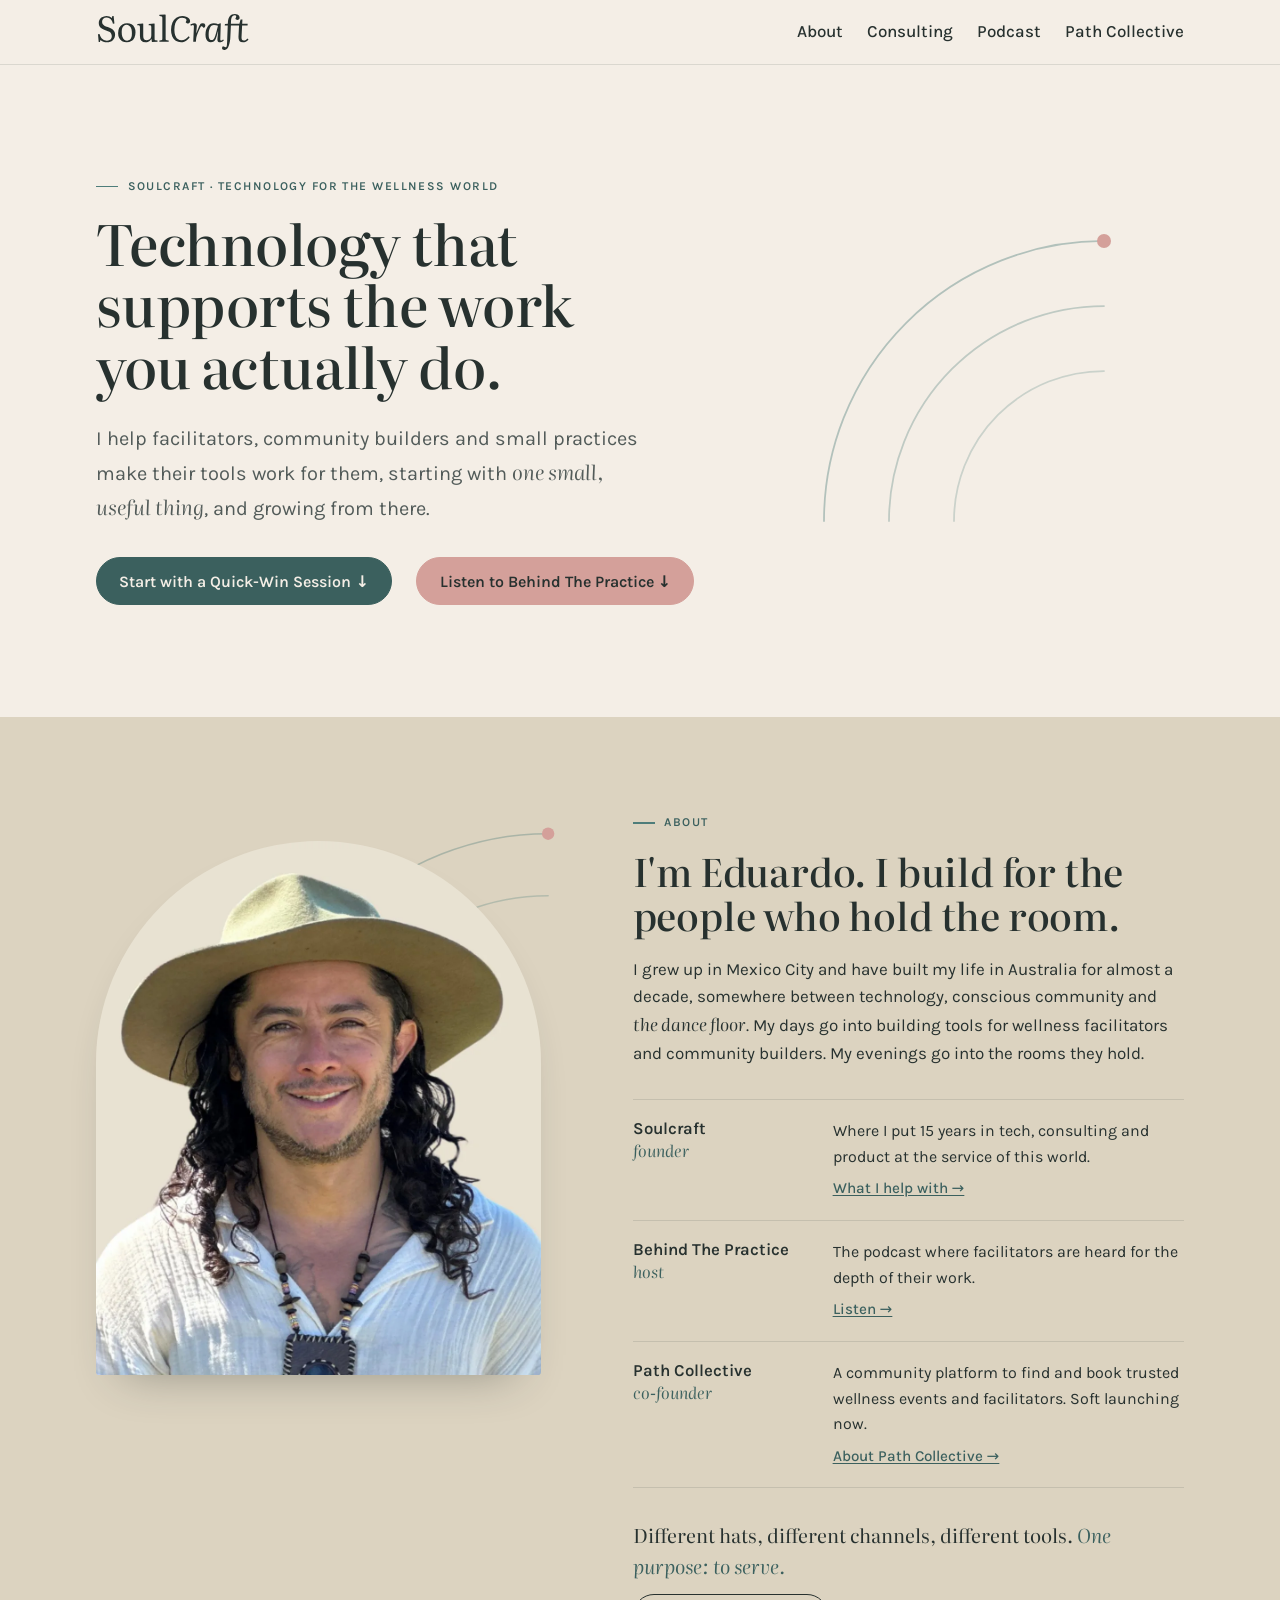
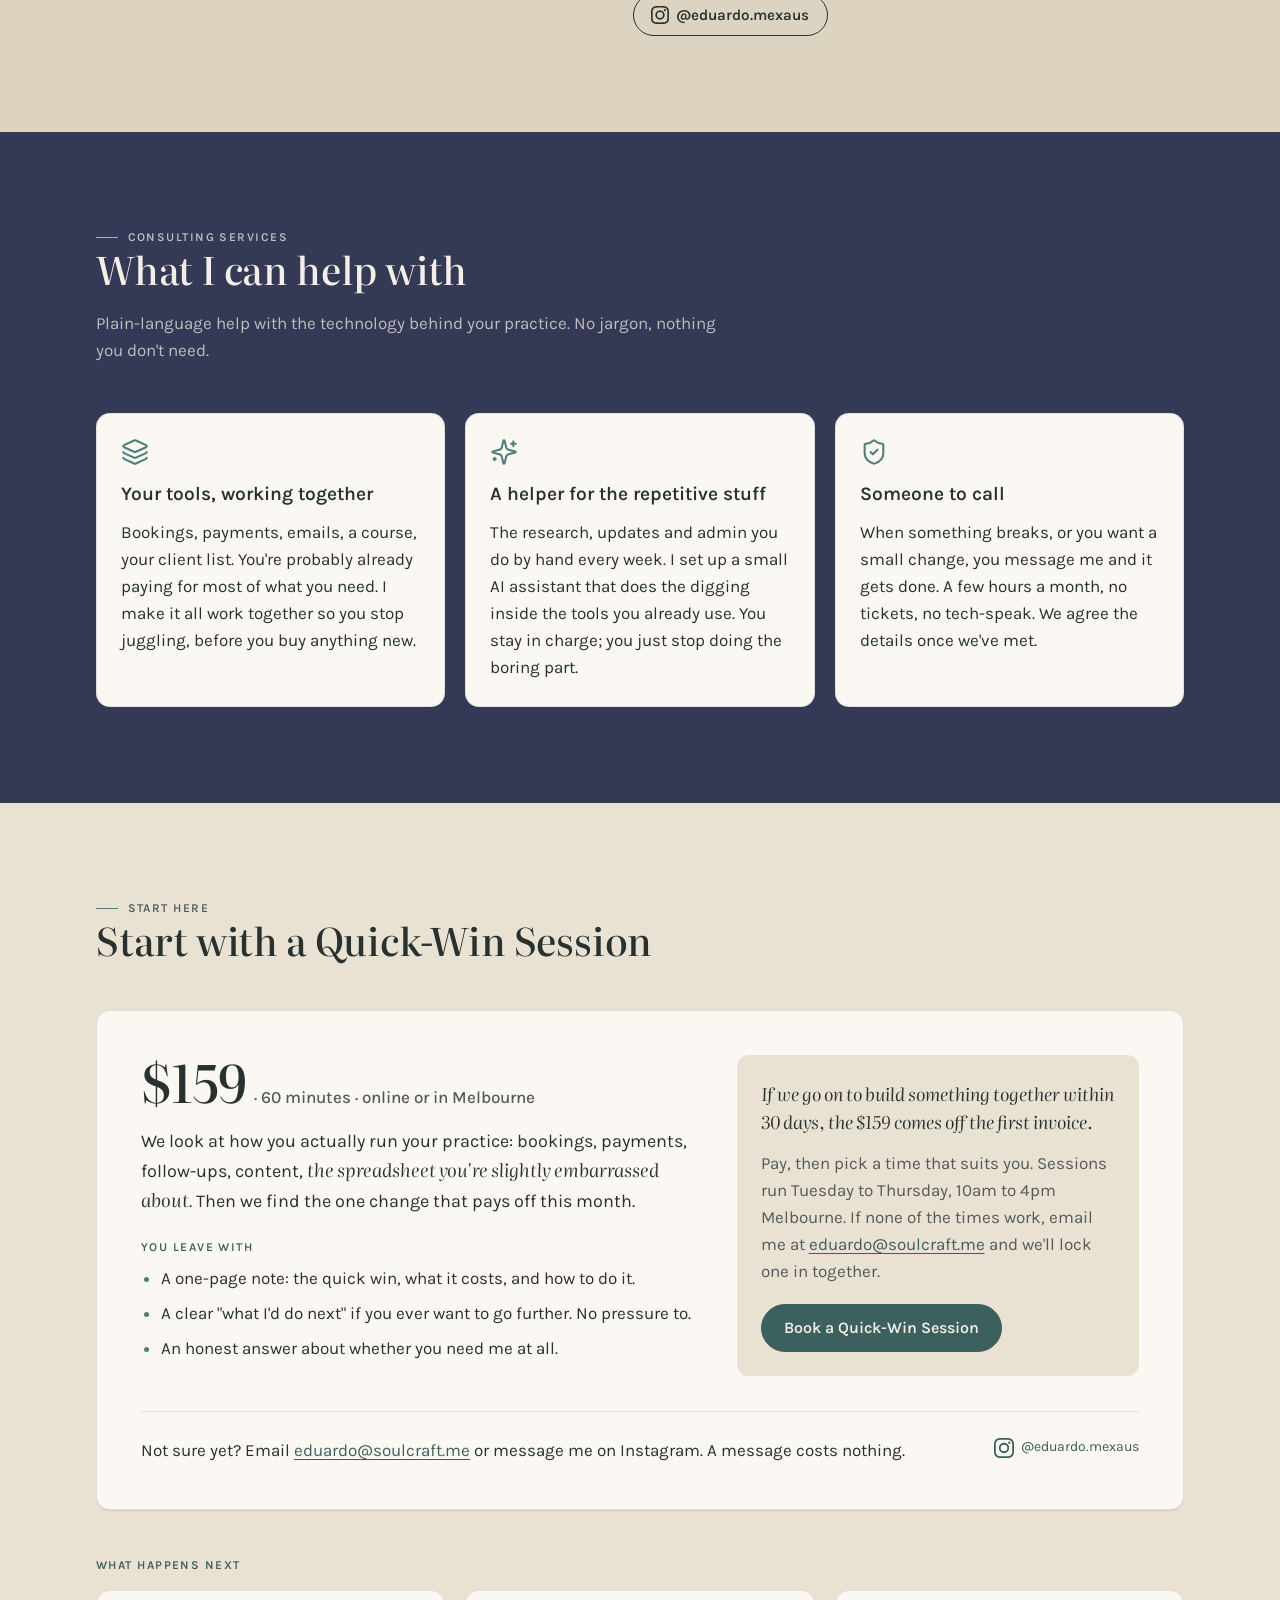
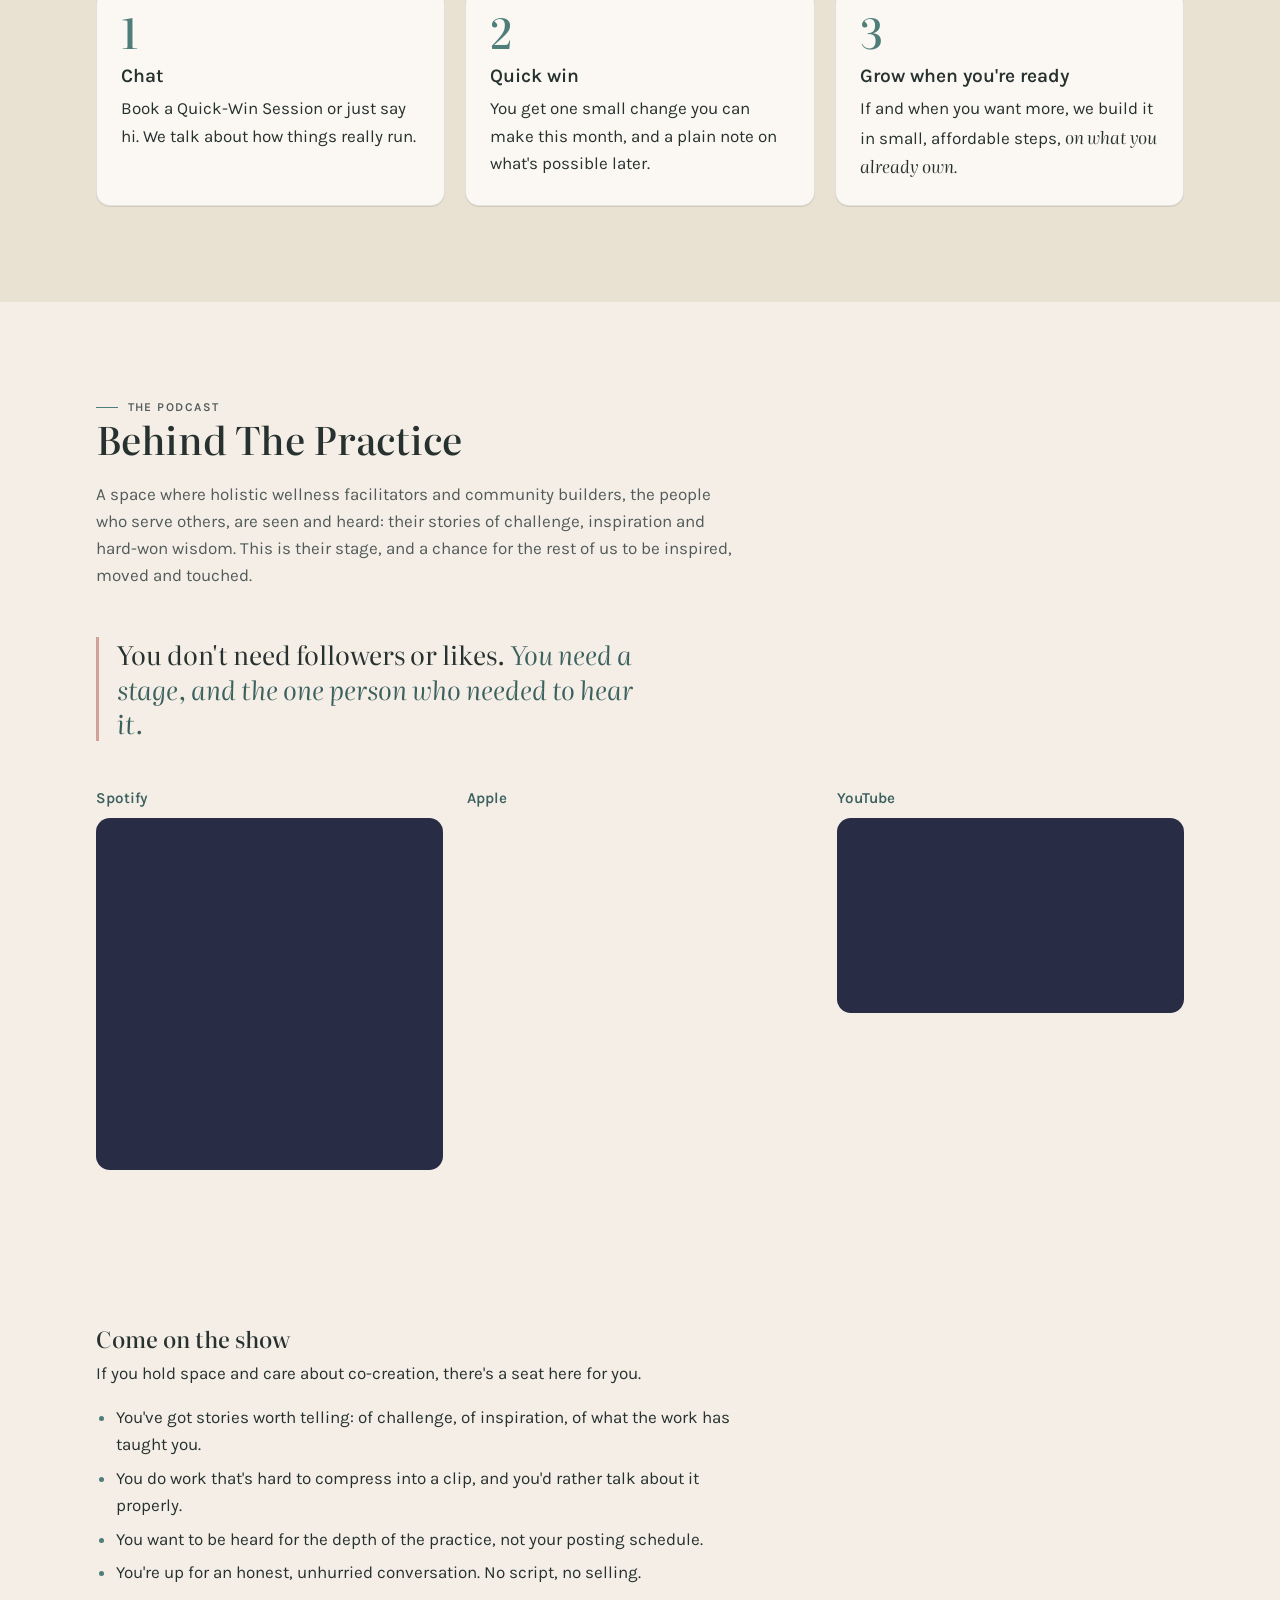
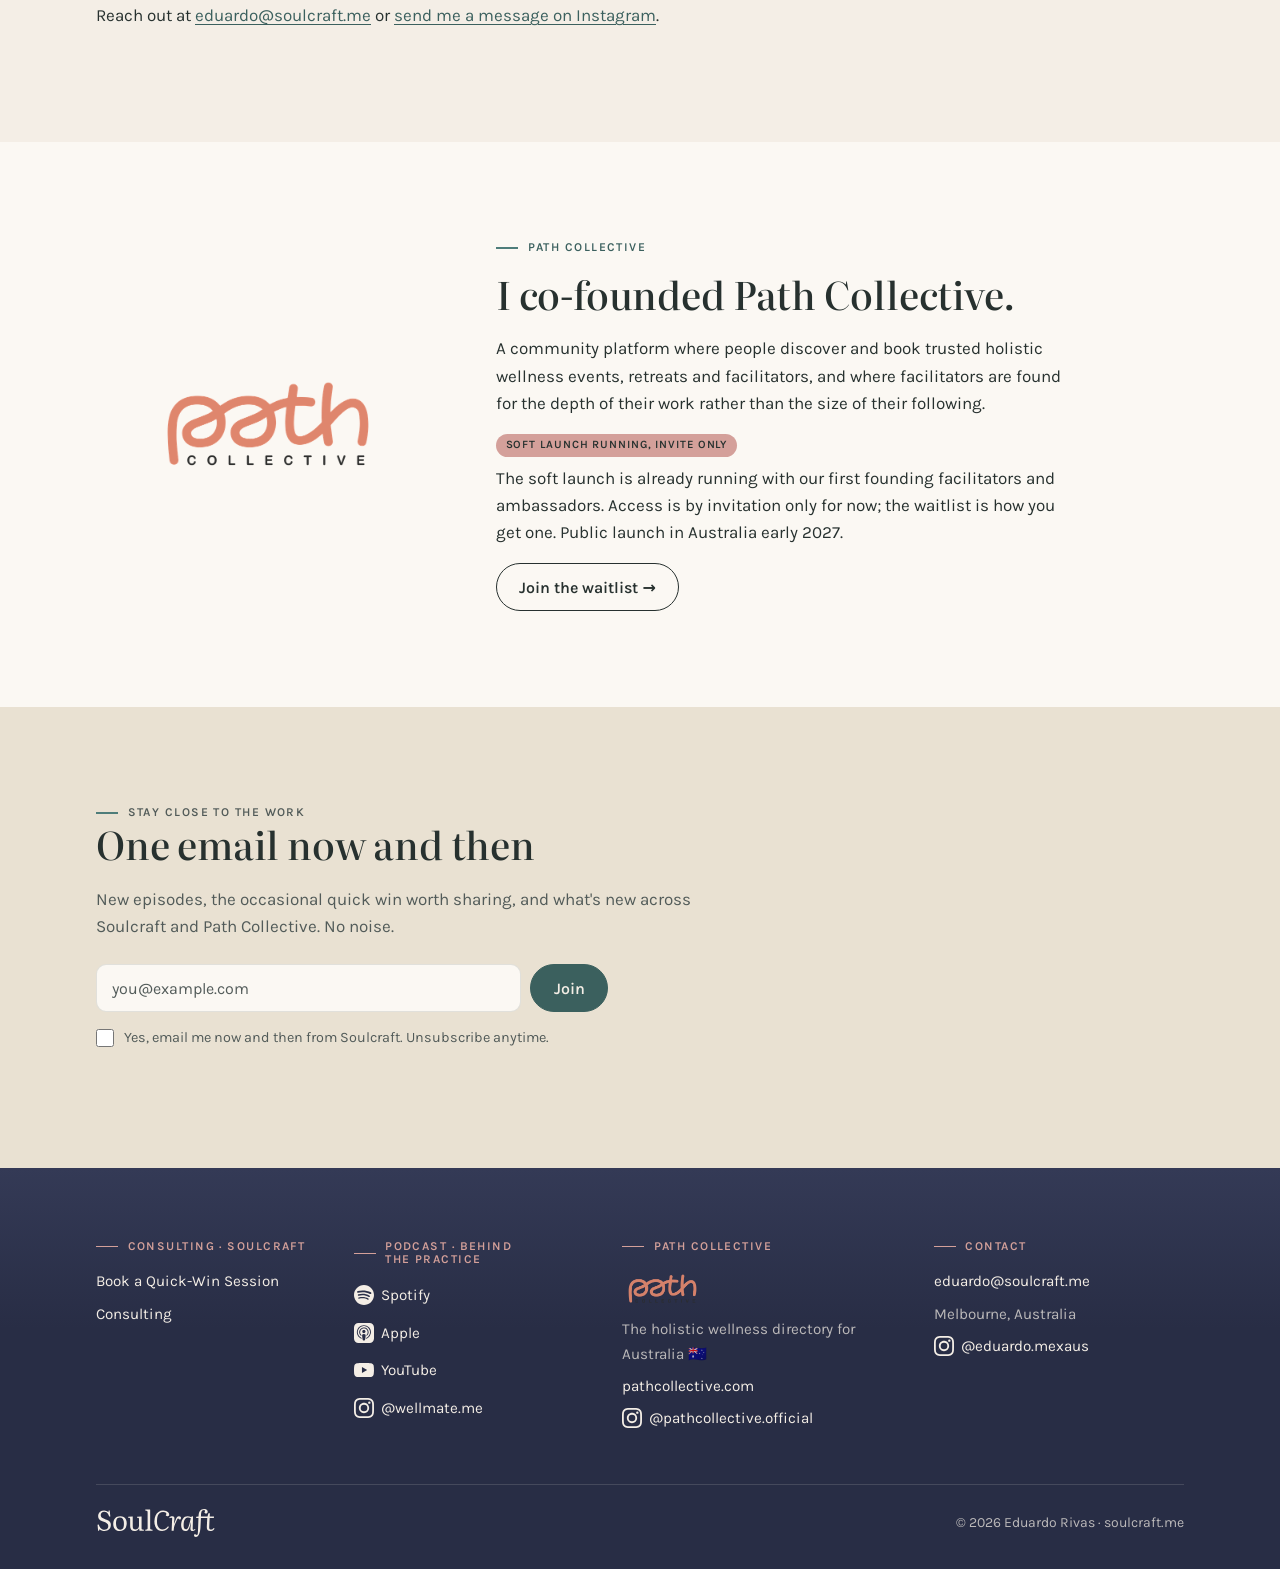
<file: index.html>
<!DOCTYPE html>
<html lang="en-AU">
<head>
<meta charset="utf-8">
<meta name="viewport" content="width=device-width, initial-scale=1">
<title>Soulcraft · Technology that supports the work you actually do</title>
<meta name="description" content="Soulcraft is Eduardo Rivas's tech and AI practice for wellness facilitators, community builders and small practices. Start with a $159 Quick-Win Session.">
<link rel="canonical" href="https://www.soulcraft.me/">
<meta name="theme-color" content="#F4EEE6">
<meta property="og:type" content="website">
<meta property="og:site_name" content="soulcraft.me">
<meta property="og:url" content="https://www.soulcraft.me/">
<meta property="og:title" content="Soulcraft · Technology that supports the work you actually do">
<meta property="og:description" content="Soulcraft is Eduardo Rivas's tech and AI practice for wellness facilitators, community builders and small practices. Start with a $159 Quick-Win Session.">
<meta property="og:image" content="https://www.soulcraft.me/assets/og.png">
<meta property="og:image:width" content="1200">
<meta property="og:image:height" content="630">
<meta property="og:image:alt" content="Soulcraft: technology that supports the work you actually do.">
<meta property="og:locale" content="en_AU">
<meta name="twitter:card" content="summary_large_image">
<meta name="twitter:title" content="Soulcraft · Technology that supports the work you actually do">
<meta name="twitter:description" content="Soulcraft is Eduardo Rivas's tech and AI practice for wellness facilitators, community builders and small practices. Start with a $159 Quick-Win Session.">
<meta name="twitter:image" content="https://www.soulcraft.me/assets/og.png">
<link rel="icon" href="assets/favicon.svg" type="image/svg+xml">
<link rel="apple-touch-icon" href="assets/apple-touch-icon.png">
<link rel="preconnect" href="https://fonts.googleapis.com">
<link rel="preconnect" href="https://fonts.gstatic.com" crossorigin>
<link rel="preload" as="style" href="https://fonts.googleapis.com/css2?family=Karla:wght@400;500;600&family=Literata:ital,opsz,wght@0,7..72,400;0,7..72,500;1,7..72,400;1,7..72,500&display=swap">
<link rel="stylesheet" href="https://fonts.googleapis.com/css2?family=Karla:wght@400;500;600&family=Literata:ital,opsz,wght@0,7..72,400;0,7..72,500;1,7..72,400;1,7..72,500&display=swap" media="print" onload="this.media='all'">
<noscript><link rel="stylesheet" href="https://fonts.googleapis.com/css2?family=Karla:wght@400;500;600&family=Literata:ital,opsz,wght@0,7..72,400;0,7..72,500;1,7..72,400;1,7..72,500&display=swap"></noscript>
<link rel="stylesheet" href="styles.css">
<script type="application/ld+json">
{
  "@context": "https://schema.org",
  "@type": "ProfessionalService",
  "name": "Soulcraft",
  "url": "https://www.soulcraft.me/",
  "description": "Soulcraft is Eduardo Rivas's tech and AI practice for wellness facilitators, community builders and small practices.",
  "founder": { "@type": "Person", "name": "Eduardo Rivas" },
  "areaServed": { "@type": "Country", "name": "AU" },
  "address": { "@type": "PostalAddress", "addressLocality": "Melbourne", "addressCountry": "AU" },
  "email": "eduardo@soulcraft.me",
  "sameAs": [
    "https://www.instagram.com/eduardo.mexaus",
    "https://pathcollective.com/"
  ],
  "makesOffer": {
    "@type": "Offer",
    "name": "Quick-Win Session",
    "description": "60 minutes, online or in Melbourne.",
    "price": "159",
    "priceCurrency": "AUD",
    "url": "https://www.soulcraft.me/#quick-win"
  }
}
</script>
<script type="application/ld+json">
{
  "@context": "https://schema.org",
  "@type": "PodcastSeries",
  "name": "Behind The Practice",
  "alternateName": "Behind the Practice Podcast",
  "url": "https://www.soulcraft.me/#podcast",
  "description": "A podcast where wellness facilitators are heard for the depth of their work, not the volume of their posting. Hosted by Eduardo Rivas in Melbourne.",
  "inLanguage": "en",
  "webFeed": "https://anchor.fm/s/10b846e74/podcast/rss",
  "author": { "@type": "Person", "name": "Eduardo Rivas" },
  "publisher": { "@type": "Organization", "name": "Soulcraft", "url": "https://www.soulcraft.me/" },
  "sameAs": [
    "https://open.spotify.com/show/4nzfV4zJIldxqvWLu4bc5Y",
    "https://podcasts.apple.com/us/podcast/behind-the-practice-wellmate-me-podcast/id1862325391",
    "https://www.youtube.com/@Wellmate-me",
    "https://www.instagram.com/wellmate.me"
  ],
  "hasPart": [
    {
      "@type": "PodcastEpisode",
      "name": "Building Belonging from Within: Caro Romero on Healing Far From Home",
      "datePublished": "2026-01-08",
      "timeRequired": "PT11M12S",
      "url": "https://podcasters.spotify.com/pod/show/eduardo-rivas04/episodes/Building-Belonging-from-Within--Caro-Romero-on-Healing-Far-From-Home-e3dbkau",
      "associatedMedia": { "@type": "MediaObject", "contentUrl": "https://anchor.fm/s/10b846e74/podcast/rss" }
    },
    {
      "@type": "PodcastEpisode",
      "name": "Coming Home to the Body: Kristy Maree on Healing, Safety & Self-Trust",
      "datePublished": "2025-12-18",
      "timeRequired": "PT19M55S",
      "url": "https://podcasters.spotify.com/pod/show/eduardo-rivas04/episodes/Coming-Home-to-the-Body--Kristy-Maree-on-Healing--Safety--Self-Trust-e3cgq94",
      "associatedMedia": { "@type": "MediaObject", "contentUrl": "https://anchor.fm/s/10b846e74/podcast/rss" }
    }
  ]
}
</script>
</head>
<body>

<header class="site-nav">
  <div class="wrap">
    <a class="brand" href="#top"><img src="assets/logo.svg" alt="Soulcraft" width="153" height="36"></a>
    <button class="nav-toggle" type="button" aria-expanded="false" aria-controls="nav-menu">
      <svg class="ico-menu" viewBox="0 0 24 24" fill="none" stroke="currentColor" stroke-width="1.75" stroke-linecap="round" stroke-linejoin="round" aria-hidden="true"><path d="M4 7h16M4 12h16M4 17h16"/></svg>
      <svg class="ico-close" viewBox="0 0 24 24" fill="none" stroke="currentColor" stroke-width="1.75" stroke-linecap="round" stroke-linejoin="round" aria-hidden="true"><path d="M6 6l12 12M18 6L6 18"/></svg>
      <span>Menu</span>
    </button>
    <nav class="nav-menu" id="nav-menu" aria-label="Main">
      <ul>
        <li><a href="#about">About</a></li>
        <li><a href="#services">Consulting</a></li>
        <li><a href="#podcast">Podcast</a></li>
        <li><a href="#path">Path Collective</a></li>
      </ul>
    </nav>
  </div>
</header>

<main>

  <section class="section section--bone hero" id="top">
    <div class="wrap hero__grid">
      <div class="hero__text">
        <p class="eyebrow">Soulcraft · Technology for the wellness world</p>
        <h1>Technology that supports the work you actually do.</h1>
        <p class="hero__sub">I help facilitators, community builders and small practices make their tools work for them, starting with <em>one small, useful thing</em>, and growing from there.</p>
        <div class="hero__actions">
          <a class="btn btn--primary" href="#quick-win">Start with a Quick-Win Session ↓</a>
          <a class="btn btn--rose" href="#podcast">Listen to Behind The Practice ↓</a>
        </div>
      </div>
      <div class="hero__art" aria-hidden="true">
        <svg class="arcs" viewBox="0 0 420 420" fill="none" stroke="#4E7D7A" stroke-width="1.75" stroke-linecap="round">
          <path d="M60 340 A 280 280 0 0 1 340 60" opacity=".4"/>
          <path d="M125 340 A 215 215 0 0 1 340 125" opacity=".32"/>
          <path d="M190 340 A 150 150 0 0 1 340 190" opacity=".25"/>
          <circle cx="340" cy="60" r="7" fill="#D4A09A" stroke="none"/>
        </svg>
      </div>
    </div>
  </section>






  <section class="section section--pebble" id="about" aria-labelledby="about-h">
    <div class="wrap">
      <div class="about">
        <div class="about__media">
          <div class="portrait">
            <svg class="portrait__arcs" viewBox="0 0 320 320" fill="none" stroke="#4E7D7A" stroke-width="1.5" stroke-linecap="round" aria-hidden="true"><path d="M20 300 A 280 280 0 0 1 300 20" opacity=".35"/><path d="M80 300 A 220 220 0 0 1 300 80" opacity=".28"/><circle cx="300" cy="20" r="6" fill="#D4A09A" stroke="none"/></svg>
            <picture>
              <source srcset="assets/portrait.webp" type="image/webp">
              <img src="assets/portrait.jpg" alt="Eduardo Rivas, in a wide-brimmed hat, smiling" width="600" height="720" loading="lazy" decoding="async">
            </picture>
          </div>
        </div>
        <div class="about__text">
          <p class="eyebrow">About</p>
          <h2 id="about-h">I'm Eduardo. I build for the people who hold the room.</h2>
          <p class="about__p1">I grew up in Mexico City and have built my life in Australia for almost a decade, somewhere between technology, conscious community and <em>the dance floor</em>. My days go into building tools for wellness facilitators and community builders. My evenings go into the rooms they hold.</p>
          <ul class="hats">
            <li class="hat">
              <div class="hat__who"><h3>Soulcraft</h3><p class="hat__role">founder</p></div>
              <div class="hat__what"><p>Where I put 15 years in tech, consulting and product at the service of this world.</p><a class="hat__link" href="#services">What I help with →</a></div>
            </li>
            <li class="hat">
              <div class="hat__who"><h3>Behind The Practice</h3><p class="hat__role">host</p></div>
              <div class="hat__what"><p>The podcast where facilitators are heard for the depth of their work.</p><a class="hat__link" href="#podcast">Listen →</a></div>
            </li>
            <li class="hat">
              <div class="hat__who"><h3>Path Collective</h3><p class="hat__role">co-founder</p></div>
              <div class="hat__what"><p>A community platform to find and book trusted wellness events and facilitators. Soft launching now.</p><a class="hat__link" href="#path">About Path Collective →</a></div>
            </li>
          </ul>
          <div class="about__close">
            <p>Different hats, different channels, different tools. <em>One purpose: to serve.</em></p>
            <a class="btn btn--secondary iconlink" href="https://www.instagram.com/eduardo.mexaus" target="_blank" rel="noopener"><svg class="ico ico--brand" viewBox="0 0 24 24" aria-hidden="true"><path d="M7.0301.084c-1.2768.0602-2.1487.264-2.911.5634-.7888.3075-1.4575.72-2.1228 1.3877-.6652.6677-1.075 1.3368-1.3802 2.127-.2954.7638-.4956 1.6365-.552 2.914-.0564 1.2775-.0689 1.6882-.0626 4.947.0062 3.2586.0206 3.6671.0825 4.9473.061 1.2765.264 2.1482.5635 2.9107.308.7889.72 1.4573 1.388 2.1228.6679.6655 1.3365 1.0743 2.1285 1.38.7632.295 1.6361.4961 2.9134.552 1.2773.056 1.6884.069 4.9462.0627 3.2578-.0062 3.668-.0207 4.9478-.0814 1.28-.0607 2.147-.2652 2.9098-.5633.7889-.3086 1.4578-.72 2.1228-1.3881.665-.6682 1.0745-1.3378 1.3795-2.1284.2957-.7632.4966-1.636.552-2.9124.056-1.2809.0692-1.6898.063-4.948-.0063-3.2583-.021-3.6668-.0817-4.9465-.0607-1.2797-.264-2.1487-.5633-2.9117-.3084-.7889-.72-1.4568-1.3876-2.1228C21.2982 1.33 20.628.9208 19.8378.6165 19.074.321 18.2017.1197 16.9244.0645 15.6471.0093 15.236-.005 11.977.0014 8.718.0076 8.31.0215 7.0301.0839m.1402 21.6932c-1.17-.0509-1.8053-.2453-2.2287-.408-.5606-.216-.96-.4771-1.3819-.895-.422-.4178-.6811-.8186-.9-1.378-.1644-.4234-.3624-1.058-.4171-2.228-.0595-1.2645-.072-1.6442-.079-4.848-.007-3.2037.0053-3.583.0607-4.848.05-1.169.2456-1.805.408-2.2282.216-.5613.4762-.96.895-1.3816.4188-.4217.8184-.6814 1.3783-.9003.423-.1651 1.0575-.3614 2.227-.4171 1.2655-.06 1.6447-.072 4.848-.079 3.2033-.007 3.5835.005 4.8495.0608 1.169.0508 1.8053.2445 2.228.408.5608.216.96.4754 1.3816.895.4217.4194.6816.8176.9005 1.3787.1653.4217.3617 1.056.4169 2.2263.0602 1.2655.0739 1.645.0796 4.848.0058 3.203-.0055 3.5834-.061 4.848-.051 1.17-.245 1.8055-.408 2.2294-.216.5604-.4763.96-.8954 1.3814-.419.4215-.8181.6811-1.3783.9-.4224.1649-1.0577.3617-2.2262.4174-1.2656.0595-1.6448.072-4.8493.079-3.2045.007-3.5825-.006-4.848-.0608M16.953 5.5864A1.44 1.44 0 1 0 18.39 4.144a1.44 1.44 0 0 0-1.437 1.4424M5.8385 12.012c.0067 3.4032 2.7706 6.1557 6.173 6.1493 3.4026-.0065 6.157-2.7701 6.1506-6.1733-.0065-3.4032-2.771-6.1565-6.174-6.1498-3.403.0067-6.156 2.771-6.1496 6.1738M8 12.0077a4 4 0 1 1 4.008 3.9921A3.9996 3.9996 0 0 1 8 12.0077"/></svg><span>@eduardo.mexaus</span></a>
          </div>
        </div>
      </div>
    </div>
  </section>

  <section class="section section--night" id="services" aria-labelledby="services-h">
    <div class="wrap">
      <div class="section-head">
        <p class="eyebrow">Consulting services</p>
        <h2 id="services-h">What I can help with</h2>
        <p>Plain-language help with the technology behind your practice. No jargon, nothing you don't need.</p>
      </div>
      <div class="grid grid--3 services">
        <article class="card service">
          <svg class="ico service__ico" viewBox="0 0 24 24" aria-hidden="true"><path d="m12.83 2.18a2 2 0 0 0-1.66 0L2.6 6.08a1 1 0 0 0 0 1.83l8.58 3.91a2 2 0 0 0 1.66 0l8.58-3.9a1 1 0 0 0 0-1.83z"/><path d="M2 12a1 1 0 0 0 .58.91l8.6 3.91a2 2 0 0 0 1.65 0l8.58-3.9A1 1 0 0 0 22 12"/><path d="M2 17a1 1 0 0 0 .58.91l8.6 3.91a2 2 0 0 0 1.65 0l8.58-3.9A1 1 0 0 0 22 17"/></svg>
          <h3>Your tools, working together</h3>
          <p>Bookings, payments, emails, a course, your client list. You're probably already paying for most of what you need. I make it all work together so you stop juggling, before you buy anything new.</p>
        </article>
        <article class="card service">
          <svg class="ico service__ico" viewBox="0 0 24 24" aria-hidden="true"><path d="M9.937 15.5A2 2 0 0 0 8.5 14.063l-6.135-1.582a.5.5 0 0 1 0-.962L8.5 9.936A2 2 0 0 0 9.937 8.5l1.582-6.135a.5.5 0 0 1 .963 0L14.063 8.5A2 2 0 0 0 15.5 9.937l6.135 1.581a.5.5 0 0 1 0 .964L15.5 14.063a2 2 0 0 0-1.437 1.437l-1.582 6.135a.5.5 0 0 1-.963 0z"/><path d="M20 3v4M22 5h-4M4 17v2M5 18H3"/></svg>
          <h3>A helper for the repetitive stuff</h3>
          <p>The research, updates and admin you do by hand every week. I set up a small AI assistant that does the digging inside the tools you already use. You stay in charge; you just stop doing the boring part.</p>
        </article>
        <article class="card service">
          <svg class="ico service__ico" viewBox="0 0 24 24" aria-hidden="true"><path d="M20 13c0 5-3.5 7.5-7.66 8.95a1 1 0 0 1-.67-.01C7.5 20.5 4 18 4 13V6a1 1 0 0 1 1-1c2 0 4.5-1.2 6.24-2.72a1.17 1.17 0 0 1 1.52 0C14.51 3.81 17 5 19 5a1 1 0 0 1 1 1z"/><path d="m9 12 2 2 4-4"/></svg>
          <h3>Someone to call</h3>
          <p>When something breaks, or you want a small change, you message me and it gets done. A few hours a month, no tickets, no tech-speak. We agree the details once we've met.</p>
        </article>
      </div>
    </div>
  </section>


  <section class="section section--sand" id="quick-win" aria-labelledby="qw-h">
    <div class="wrap">
      <div class="section-head">
        <p class="eyebrow">Start here</p>
        <h2 id="qw-h">Start with a Quick-Win Session</h2>
      </div>
      <div class="card qw">
        <div class="qw__main">
          <p class="qw__price"><strong class="qw__amount">$159</strong> <span class="qw__meta">· 60 minutes · online or in Melbourne</span></p>
          <p class="qw__intro">We look at how you actually run your practice: bookings, payments, follow-ups, content, <em>the spreadsheet you're slightly embarrassed about</em>. Then we find the one change that pays off this month.</p>
          <h3 class="qw__label">You leave with</h3>
          <ul class="qw__list">
            <li>A one-page note: the quick win, what it costs, and how to do it.</li>
            <li>A clear "what I'd do next" if you ever want to go further. No pressure to.</li>
            <li>An honest answer about whether you need me at all.</li>
          </ul>
        </div>
        <div class="qw__side">
          <p class="qw__credit">If we go on to build something together within 30 days, the $159 comes off the first invoice.</p>
          <p class="qw__flow muted">Pay, then pick a time that suits you. Sessions run Tuesday to Thursday, 10am to 4pm Melbourne. If none of the times work, email me at <a href="mailto:eduardo@soulcraft.me?subject=Quick-Win%20Session%20time">eduardo@soulcraft.me</a> and we'll lock one in together.</p>
          <a class="btn btn--primary js-book" href="#quick-win">Book a Quick-Win Session</a>
        </div>
        <div class="qw__foot">
          <p class="qw__hi">Not sure yet? Email <a class="js-sayhi" href="mailto:eduardo@soulcraft.me?subject=Say%20hi">eduardo@soulcraft.me</a> or message me on Instagram. A message costs nothing.</p>
          <p class="qw__ig small"><a class="iconlink" href="https://www.instagram.com/eduardo.mexaus" target="_blank" rel="noopener"><svg class="ico ico--brand" viewBox="0 0 24 24" aria-hidden="true"><path d="M7.0301.084c-1.2768.0602-2.1487.264-2.911.5634-.7888.3075-1.4575.72-2.1228 1.3877-.6652.6677-1.075 1.3368-1.3802 2.127-.2954.7638-.4956 1.6365-.552 2.914-.0564 1.2775-.0689 1.6882-.0626 4.947.0062 3.2586.0206 3.6671.0825 4.9473.061 1.2765.264 2.1482.5635 2.9107.308.7889.72 1.4573 1.388 2.1228.6679.6655 1.3365 1.0743 2.1285 1.38.7632.295 1.6361.4961 2.9134.552 1.2773.056 1.6884.069 4.9462.0627 3.2578-.0062 3.668-.0207 4.9478-.0814 1.28-.0607 2.147-.2652 2.9098-.5633.7889-.3086 1.4578-.72 2.1228-1.3881.665-.6682 1.0745-1.3378 1.3795-2.1284.2957-.7632.4966-1.636.552-2.9124.056-1.2809.0692-1.6898.063-4.948-.0063-3.2583-.021-3.6668-.0817-4.9465-.0607-1.2797-.264-2.1487-.5633-2.9117-.3084-.7889-.72-1.4568-1.3876-2.1228C21.2982 1.33 20.628.9208 19.8378.6165 19.074.321 18.2017.1197 16.9244.0645 15.6471.0093 15.236-.005 11.977.0014 8.718.0076 8.31.0215 7.0301.0839m.1402 21.6932c-1.17-.0509-1.8053-.2453-2.2287-.408-.5606-.216-.96-.4771-1.3819-.895-.422-.4178-.6811-.8186-.9-1.378-.1644-.4234-.3624-1.058-.4171-2.228-.0595-1.2645-.072-1.6442-.079-4.848-.007-3.2037.0053-3.583.0607-4.848.05-1.169.2456-1.805.408-2.2282.216-.5613.4762-.96.895-1.3816.4188-.4217.8184-.6814 1.3783-.9003.423-.1651 1.0575-.3614 2.227-.4171 1.2655-.06 1.6447-.072 4.848-.079 3.2033-.007 3.5835.005 4.8495.0608 1.169.0508 1.8053.2445 2.228.408.5608.216.96.4754 1.3816.895.4217.4194.6816.8176.9005 1.3787.1653.4217.3617 1.056.4169 2.2263.0602 1.2655.0739 1.645.0796 4.848.0058 3.203-.0055 3.5834-.061 4.848-.051 1.17-.245 1.8055-.408 2.2294-.216.5604-.4763.96-.8954 1.3814-.419.4215-.8181.6811-1.3783.9-.4224.1649-1.0577.3617-2.2262.4174-1.2656.0595-1.6448.072-4.8493.079-3.2045.007-3.5825-.006-4.848-.0608M16.953 5.5864A1.44 1.44 0 1 0 18.39 4.144a1.44 1.44 0 0 0-1.437 1.4424M5.8385 12.012c.0067 3.4032 2.7706 6.1557 6.173 6.1493 3.4026-.0065 6.157-2.7701 6.1506-6.1733-.0065-3.4032-2.771-6.1565-6.174-6.1498-3.403.0067-6.156 2.771-6.1496 6.1738M8 12.0077a4 4 0 1 1 4.008 3.9921A3.9996 3.9996 0 0 1 8 12.0077"/></svg><span>@eduardo.mexaus</span></a></p>
        </div>
      </div>
      <div class="next">
        <h3 class="qw__label next__label">What happens next</h3>
        <ol class="grid grid--3 steps">
        <li class="card step">
          <h3>Chat</h3>
          <p>Book a Quick-Win Session or just say hi. We talk about how things really run.</p>
        </li>
        <li class="card step">
          <h3>Quick win</h3>
          <p>You get one small change you can make this month, and a plain note on what's possible later.</p>
        </li>
        <li class="card step">
          <h3>Grow when you're ready</h3>
          <p>If and when you want more, we build it in small, affordable steps, <em>on what you already own</em>.</p>
        </li>
      </ol>
      </div>
    </div>
  </section>


  <section class="section section--bone" id="podcast" aria-labelledby="podcast-h">
    <div class="wrap">
      <div class="section-head">
        <p class="eyebrow">The podcast</p>
        <h2 id="podcast-h">Behind The Practice</h2>
        <p>A space where holistic wellness facilitators and community builders, the people who serve others, are seen and heard: their stories of challenge, inspiration and hard-won wisdom. This is their stage, and a chance for the rest of us to be inspired, moved and touched.</p>
      </div>
      <blockquote class="quote">You don't need followers or likes. <em>You need a stage, and the one person who needed to hear it.</em></blockquote>
      <div class="grid grid--3 players">
        <div class="player">
          <h3 class="player__label">Spotify</h3>
          <!-- [html-validate-disable-next no-inline-style, attribute-allowed-values, no-deprecated-attr: iframe attributes kept exactly as the podcast platforms issue them] -->
          <iframe style="border-radius:14px" data-src="https://open.spotify.com/embed/show/4nzfV4zJIldxqvWLu4bc5Y?utm_source=generator&theme=0" width="100%" height="352" frameborder="0" allowfullscreen allow="autoplay; clipboard-write; encrypted-media; fullscreen; picture-in-picture" loading="lazy" title="Behind The Practice on Spotify"></iframe>
        </div>
        <div class="player">
          <h3 class="player__label">Apple</h3>
          <!-- [html-validate-disable-next no-inline-style, no-deprecated-attr: iframe attributes kept exactly as the podcast platforms issue them] -->
          <iframe allow="autoplay *; encrypted-media *; fullscreen *; clipboard-write" frameborder="0" height="450" style="width:100%;overflow:hidden;border-radius:14px;background:transparent" sandbox="allow-forms allow-popups allow-same-origin allow-scripts allow-storage-access-by-user-activation allow-top-navigation-by-user-activation" data-src="https://embed.podcasts.apple.com/us/podcast/behind-the-practice-wellmate-me-podcast/id1862325391" loading="lazy" title="Behind The Practice on Apple Podcasts"></iframe>
        </div>
        <div class="player">
          <h3 class="player__label">YouTube</h3>
          <iframe class="yt" data-src="https://www.youtube-nocookie.com/embed/videoseries?list=UU_Y3te_NvFduqjiNLQIG8vA" allow="accelerometer; autoplay; clipboard-write; encrypted-media; gyroscope; picture-in-picture" allowfullscreen loading="lazy" title="Behind The Practice on YouTube"></iframe>
        </div>
      </div>
      <div class="guest">
        <h3>Come on the show</h3>
        <p>If you hold space and care about co-creation, there's a seat here for you.</p>
        <ul>
          <li>You've got stories worth telling: of challenge, of inspiration, of what the work has taught you.</li>
          <li>You do work that's hard to compress into a clip, and you'd rather talk about it properly.</li>
          <li>You want to be heard for the depth of the practice, not your posting schedule.</li>
          <li>You're up for an honest, unhurried conversation. No script, no selling.</li>
        </ul>
        <p>Reach out at <a href="mailto:eduardo@soulcraft.me?subject=Behind%20The%20Practice">eduardo@soulcraft.me</a> or <a href="https://www.instagram.com/eduardo.mexaus" target="_blank" rel="noopener">send me a message on Instagram</a>.</p>
      </div>
    </div>
  </section>


  <section class="section section--white" id="path" aria-labelledby="path-h">
    <div class="wrap">
      <div class="path">
        <div class="path__logo">
          <img src="assets/path-collective-logo.png" alt="Path Collective" width="240" height="118" loading="lazy" decoding="async">
        </div>
        <div class="path__text">
          <p class="eyebrow">Path Collective</p>
          <h2 id="path-h">I co-founded Path Collective.</h2>
          <p>A community platform where people discover and book trusted holistic wellness events, retreats and facilitators, and where facilitators are found for the depth of their work rather than the size of their following.</p>
          <p class="path__phase"><span class="badge">Soft launch running, invite only</span> The soft launch is already running with our first founding facilitators and ambassadors. Access is by invitation only for now; the waitlist is how you get one. Public launch in Australia early 2027.</p>
          <a class="btn btn--secondary" href="https://pathcollective.com/" target="_blank" rel="noopener">Join the waitlist →</a>
        </div>
      </div>
    </div>
  </section>

  <section class="section section--sand" id="join" aria-labelledby="join-h">
    <div class="wrap">
      <div class="join">
        <div class="section-head">
          <p class="eyebrow">Stay close to the work</p>
          <h2 id="join-h">One email now and then</h2>
          <p>New episodes, the occasional quick win worth sharing, and what's new across Soulcraft and Path Collective. No noise.</p>
        </div>
        <form class="field js-signup" id="sc-signup" data-source="join" action="https://www.soulcraft.me/" method="post" novalidate>
          <label class="visually-hidden" for="sc-signup-email">Email</label>
          <input id="sc-signup-email" type="email" name="email" placeholder="you@example.com" autocomplete="email" inputmode="email" required>
          <button class="btn btn--primary" type="submit">Join</button>
          <label class="consent"><input type="checkbox" name="consent" value="yes" required> <span>Yes, email me now and then from Soulcraft. Unsubscribe anytime.</span></label>
        </form>
        <p class="form-msg" id="sc-signup-msg" aria-live="polite"></p>
      </div>
    </div>
  </section>

</main>

<footer class="site-footer">
  <div class="wrap">
    <div class="footer__grid">
      <nav class="footer__col" aria-labelledby="f-soulcraft">
        <h2 class="eyebrow" id="f-soulcraft">Consulting · Soulcraft</h2>
        <ul>
          <li><a href="#quick-win">Book a Quick-Win Session</a></li>
          <li><a href="#services">Consulting</a></li>
        </ul>
      </nav>
      <nav class="footer__col" aria-labelledby="f-podcast">
        <h2 class="eyebrow" id="f-podcast">Podcast · Behind The Practice</h2>
        <ul>
          <li><a class="iconlink" href="https://open.spotify.com/show/4nzfV4zJIldxqvWLu4bc5Y" target="_blank" rel="noopener"><svg class="ico ico--brand" viewBox="0 0 24 24" aria-hidden="true"><path d="M12 0C5.4 0 0 5.4 0 12s5.4 12 12 12 12-5.4 12-12S18.66 0 12 0zm5.521 17.34c-.24.359-.66.48-1.021.24-2.82-1.74-6.36-2.101-10.561-1.141-.418.122-.779-.179-.899-.539-.12-.421.18-.78.54-.9 4.56-1.021 8.52-.6 11.64 1.32.42.18.479.659.301 1.02zm1.44-3.3c-.301.42-.841.6-1.262.3-3.239-1.98-8.159-2.58-11.939-1.38-.479.12-1.02-.12-1.14-.6-.12-.48.12-1.021.6-1.141C9.6 9.9 15 10.561 18.72 12.84c.361.181.54.78.241 1.2zm.12-3.36C15.24 8.4 8.82 8.16 5.16 9.301c-.6.179-1.2-.181-1.38-.721-.18-.601.18-1.2.72-1.381 4.26-1.26 11.28-1.02 15.721 1.621.539.3.719 1.02.419 1.56-.299.421-1.02.599-1.559.3z"/></svg><span>Spotify</span></a></li>
          <li><a class="iconlink" href="https://podcasts.apple.com/us/podcast/behind-the-practice-wellmate-me-podcast/id1862325391" target="_blank" rel="noopener"><svg class="ico ico--brand" viewBox="0 0 24 24" aria-hidden="true"><path d="M5.34 0A5.328 5.328 0 000 5.34v13.32A5.328 5.328 0 005.34 24h13.32A5.328 5.328 0 0024 18.66V5.34A5.328 5.328 0 0018.66 0zm6.525 2.568c2.336 0 4.448.902 6.056 2.587 1.224 1.272 1.912 2.619 2.264 4.392.12.59.12 2.2.007 2.864a8.506 8.506 0 01-3.24 5.296c-.608.46-2.096 1.261-2.336 1.261-.088 0-.096-.091-.056-.46.072-.592.144-.715.48-.856.536-.224 1.448-.874 2.008-1.435a7.644 7.644 0 002.008-3.536c.208-.824.184-2.656-.048-3.504-.728-2.696-2.928-4.792-5.624-5.352-.784-.16-2.208-.16-3 0-2.728.56-4.984 2.76-5.672 5.528-.184.752-.184 2.584 0 3.336.456 1.832 1.64 3.512 3.192 4.512.304.2.672.408.824.472.336.144.408.264.472.856.04.36.03.464-.056.464-.056 0-.464-.176-.896-.384l-.04-.03c-2.472-1.216-4.056-3.274-4.632-6.012-.144-.706-.168-2.392-.03-3.04.36-1.74 1.048-3.1 2.192-4.304 1.648-1.737 3.768-2.656 6.128-2.656zm.134 2.81c.409.004.803.04 1.106.106 2.784.62 4.76 3.408 4.376 6.174-.152 1.114-.536 2.03-1.216 2.88-.336.43-1.152 1.15-1.296 1.15-.023 0-.048-.272-.048-.603v-.605l.416-.496c1.568-1.878 1.456-4.502-.256-6.224-.664-.67-1.432-1.064-2.424-1.246-.64-.118-.776-.118-1.448-.008-1.02.167-1.81.562-2.512 1.256-1.72 1.704-1.832 4.342-.264 6.222l.413.496v.608c0 .336-.027.608-.06.608-.03 0-.264-.16-.512-.36l-.034-.011c-.832-.664-1.568-1.842-1.872-2.997-.184-.698-.184-2.024.008-2.72.504-1.878 1.888-3.335 3.808-4.019.41-.145 1.133-.22 1.814-.211zm-.13 2.99c.31 0 .62.06.844.178.488.253.888.745 1.04 1.259.464 1.578-1.208 2.96-2.72 2.254h-.015c-.712-.331-1.096-.956-1.104-1.77 0-.733.408-1.371 1.112-1.745.224-.117.534-.176.844-.176zm-.011 4.728c.988-.004 1.706.349 1.97.97.198.464.124 1.932-.218 4.302-.232 1.656-.36 2.074-.68 2.356-.44.39-1.064.498-1.656.288h-.003c-.716-.257-.87-.605-1.164-2.644-.341-2.37-.416-3.838-.218-4.302.262-.616.974-.966 1.97-.97z"/></svg><span>Apple</span></a></li>
          <li><a class="iconlink" href="https://www.youtube.com/@Wellmate-me" target="_blank" rel="noopener"><svg class="ico ico--brand" viewBox="0 0 24 24" aria-hidden="true"><path d="M23.498 6.186a3.016 3.016 0 0 0-2.122-2.136C19.505 3.545 12 3.545 12 3.545s-7.505 0-9.377.505A3.017 3.017 0 0 0 .502 6.186C0 8.07 0 12 0 12s0 3.93.502 5.814a3.016 3.016 0 0 0 2.122 2.136c1.871.505 9.376.505 9.376.505s7.505 0 9.377-.505a3.015 3.015 0 0 0 2.122-2.136C24 15.93 24 12 24 12s0-3.93-.502-5.814zM9.545 15.568V8.432L15.818 12l-6.273 3.568z"/></svg><span>YouTube</span></a></li>
          <li><a class="iconlink" href="https://www.instagram.com/wellmate.me" target="_blank" rel="noopener"><svg class="ico ico--brand" viewBox="0 0 24 24" aria-hidden="true"><path d="M7.0301.084c-1.2768.0602-2.1487.264-2.911.5634-.7888.3075-1.4575.72-2.1228 1.3877-.6652.6677-1.075 1.3368-1.3802 2.127-.2954.7638-.4956 1.6365-.552 2.914-.0564 1.2775-.0689 1.6882-.0626 4.947.0062 3.2586.0206 3.6671.0825 4.9473.061 1.2765.264 2.1482.5635 2.9107.308.7889.72 1.4573 1.388 2.1228.6679.6655 1.3365 1.0743 2.1285 1.38.7632.295 1.6361.4961 2.9134.552 1.2773.056 1.6884.069 4.9462.0627 3.2578-.0062 3.668-.0207 4.9478-.0814 1.28-.0607 2.147-.2652 2.9098-.5633.7889-.3086 1.4578-.72 2.1228-1.3881.665-.6682 1.0745-1.3378 1.3795-2.1284.2957-.7632.4966-1.636.552-2.9124.056-1.2809.0692-1.6898.063-4.948-.0063-3.2583-.021-3.6668-.0817-4.9465-.0607-1.2797-.264-2.1487-.5633-2.9117-.3084-.7889-.72-1.4568-1.3876-2.1228C21.2982 1.33 20.628.9208 19.8378.6165 19.074.321 18.2017.1197 16.9244.0645 15.6471.0093 15.236-.005 11.977.0014 8.718.0076 8.31.0215 7.0301.0839m.1402 21.6932c-1.17-.0509-1.8053-.2453-2.2287-.408-.5606-.216-.96-.4771-1.3819-.895-.422-.4178-.6811-.8186-.9-1.378-.1644-.4234-.3624-1.058-.4171-2.228-.0595-1.2645-.072-1.6442-.079-4.848-.007-3.2037.0053-3.583.0607-4.848.05-1.169.2456-1.805.408-2.2282.216-.5613.4762-.96.895-1.3816.4188-.4217.8184-.6814 1.3783-.9003.423-.1651 1.0575-.3614 2.227-.4171 1.2655-.06 1.6447-.072 4.848-.079 3.2033-.007 3.5835.005 4.8495.0608 1.169.0508 1.8053.2445 2.228.408.5608.216.96.4754 1.3816.895.4217.4194.6816.8176.9005 1.3787.1653.4217.3617 1.056.4169 2.2263.0602 1.2655.0739 1.645.0796 4.848.0058 3.203-.0055 3.5834-.061 4.848-.051 1.17-.245 1.8055-.408 2.2294-.216.5604-.4763.96-.8954 1.3814-.419.4215-.8181.6811-1.3783.9-.4224.1649-1.0577.3617-2.2262.4174-1.2656.0595-1.6448.072-4.8493.079-3.2045.007-3.5825-.006-4.848-.0608M16.953 5.5864A1.44 1.44 0 1 0 18.39 4.144a1.44 1.44 0 0 0-1.437 1.4424M5.8385 12.012c.0067 3.4032 2.7706 6.1557 6.173 6.1493 3.4026-.0065 6.157-2.7701 6.1506-6.1733-.0065-3.4032-2.771-6.1565-6.174-6.1498-3.403.0067-6.156 2.771-6.1496 6.1738M8 12.0077a4 4 0 1 1 4.008 3.9921A3.9996 3.9996 0 0 1 8 12.0077"/></svg><span>@wellmate.me</span></a></li>
        </ul>
      </nav>
      <nav class="footer__col" aria-labelledby="f-path">
        <h2 class="eyebrow" id="f-path">Path Collective</h2>
        <ul>
          <li><a class="footer__logo" href="https://pathcollective.com/" target="_blank" rel="noopener"><img src="assets/path-collective-logo.png" alt="Path Collective" width="120" height="59" loading="lazy" decoding="async"></a></li>
          <li class="muted">The holistic wellness directory for Australia <span aria-hidden="true">🇦🇺</span></li>
          <li><a href="https://pathcollective.com/" target="_blank" rel="noopener">pathcollective.com</a></li>
          <li><a class="iconlink" href="https://www.instagram.com/pathcollective.official" target="_blank" rel="noopener"><svg class="ico ico--brand" viewBox="0 0 24 24" aria-hidden="true"><path d="M7.0301.084c-1.2768.0602-2.1487.264-2.911.5634-.7888.3075-1.4575.72-2.1228 1.3877-.6652.6677-1.075 1.3368-1.3802 2.127-.2954.7638-.4956 1.6365-.552 2.914-.0564 1.2775-.0689 1.6882-.0626 4.947.0062 3.2586.0206 3.6671.0825 4.9473.061 1.2765.264 2.1482.5635 2.9107.308.7889.72 1.4573 1.388 2.1228.6679.6655 1.3365 1.0743 2.1285 1.38.7632.295 1.6361.4961 2.9134.552 1.2773.056 1.6884.069 4.9462.0627 3.2578-.0062 3.668-.0207 4.9478-.0814 1.28-.0607 2.147-.2652 2.9098-.5633.7889-.3086 1.4578-.72 2.1228-1.3881.665-.6682 1.0745-1.3378 1.3795-2.1284.2957-.7632.4966-1.636.552-2.9124.056-1.2809.0692-1.6898.063-4.948-.0063-3.2583-.021-3.6668-.0817-4.9465-.0607-1.2797-.264-2.1487-.5633-2.9117-.3084-.7889-.72-1.4568-1.3876-2.1228C21.2982 1.33 20.628.9208 19.8378.6165 19.074.321 18.2017.1197 16.9244.0645 15.6471.0093 15.236-.005 11.977.0014 8.718.0076 8.31.0215 7.0301.0839m.1402 21.6932c-1.17-.0509-1.8053-.2453-2.2287-.408-.5606-.216-.96-.4771-1.3819-.895-.422-.4178-.6811-.8186-.9-1.378-.1644-.4234-.3624-1.058-.4171-2.228-.0595-1.2645-.072-1.6442-.079-4.848-.007-3.2037.0053-3.583.0607-4.848.05-1.169.2456-1.805.408-2.2282.216-.5613.4762-.96.895-1.3816.4188-.4217.8184-.6814 1.3783-.9003.423-.1651 1.0575-.3614 2.227-.4171 1.2655-.06 1.6447-.072 4.848-.079 3.2033-.007 3.5835.005 4.8495.0608 1.169.0508 1.8053.2445 2.228.408.5608.216.96.4754 1.3816.895.4217.4194.6816.8176.9005 1.3787.1653.4217.3617 1.056.4169 2.2263.0602 1.2655.0739 1.645.0796 4.848.0058 3.203-.0055 3.5834-.061 4.848-.051 1.17-.245 1.8055-.408 2.2294-.216.5604-.4763.96-.8954 1.3814-.419.4215-.8181.6811-1.3783.9-.4224.1649-1.0577.3617-2.2262.4174-1.2656.0595-1.6448.072-4.8493.079-3.2045.007-3.5825-.006-4.848-.0608M16.953 5.5864A1.44 1.44 0 1 0 18.39 4.144a1.44 1.44 0 0 0-1.437 1.4424M5.8385 12.012c.0067 3.4032 2.7706 6.1557 6.173 6.1493 3.4026-.0065 6.157-2.7701 6.1506-6.1733-.0065-3.4032-2.771-6.1565-6.174-6.1498-3.403.0067-6.156 2.771-6.1496 6.1738M8 12.0077a4 4 0 1 1 4.008 3.9921A3.9996 3.9996 0 0 1 8 12.0077"/></svg><span>@pathcollective.official</span></a></li>
        </ul>
      </nav>
      <div class="footer__col">
        <h2 class="eyebrow" id="f-contact">Contact</h2>
        <ul aria-labelledby="f-contact">
          <li><a href="mailto:eduardo@soulcraft.me">eduardo@soulcraft.me</a></li>
          <li class="muted">Melbourne, Australia</li>
          <li><a class="iconlink" href="https://www.instagram.com/eduardo.mexaus" target="_blank" rel="noopener"><svg class="ico ico--brand" viewBox="0 0 24 24" aria-hidden="true"><path d="M7.0301.084c-1.2768.0602-2.1487.264-2.911.5634-.7888.3075-1.4575.72-2.1228 1.3877-.6652.6677-1.075 1.3368-1.3802 2.127-.2954.7638-.4956 1.6365-.552 2.914-.0564 1.2775-.0689 1.6882-.0626 4.947.0062 3.2586.0206 3.6671.0825 4.9473.061 1.2765.264 2.1482.5635 2.9107.308.7889.72 1.4573 1.388 2.1228.6679.6655 1.3365 1.0743 2.1285 1.38.7632.295 1.6361.4961 2.9134.552 1.2773.056 1.6884.069 4.9462.0627 3.2578-.0062 3.668-.0207 4.9478-.0814 1.28-.0607 2.147-.2652 2.9098-.5633.7889-.3086 1.4578-.72 2.1228-1.3881.665-.6682 1.0745-1.3378 1.3795-2.1284.2957-.7632.4966-1.636.552-2.9124.056-1.2809.0692-1.6898.063-4.948-.0063-3.2583-.021-3.6668-.0817-4.9465-.0607-1.2797-.264-2.1487-.5633-2.9117-.3084-.7889-.72-1.4568-1.3876-2.1228C21.2982 1.33 20.628.9208 19.8378.6165 19.074.321 18.2017.1197 16.9244.0645 15.6471.0093 15.236-.005 11.977.0014 8.718.0076 8.31.0215 7.0301.0839m.1402 21.6932c-1.17-.0509-1.8053-.2453-2.2287-.408-.5606-.216-.96-.4771-1.3819-.895-.422-.4178-.6811-.8186-.9-1.378-.1644-.4234-.3624-1.058-.4171-2.228-.0595-1.2645-.072-1.6442-.079-4.848-.007-3.2037.0053-3.583.0607-4.848.05-1.169.2456-1.805.408-2.2282.216-.5613.4762-.96.895-1.3816.4188-.4217.8184-.6814 1.3783-.9003.423-.1651 1.0575-.3614 2.227-.4171 1.2655-.06 1.6447-.072 4.848-.079 3.2033-.007 3.5835.005 4.8495.0608 1.169.0508 1.8053.2445 2.228.408.5608.216.96.4754 1.3816.895.4217.4194.6816.8176.9005 1.3787.1653.4217.3617 1.056.4169 2.2263.0602 1.2655.0739 1.645.0796 4.848.0058 3.203-.0055 3.5834-.061 4.848-.051 1.17-.245 1.8055-.408 2.2294-.216.5604-.4763.96-.8954 1.3814-.419.4215-.8181.6811-1.3783.9-.4224.1649-1.0577.3617-2.2262.4174-1.2656.0595-1.6448.072-4.8493.079-3.2045.007-3.5825-.006-4.848-.0608M16.953 5.5864A1.44 1.44 0 1 0 18.39 4.144a1.44 1.44 0 0 0-1.437 1.4424M5.8385 12.012c.0067 3.4032 2.7706 6.1557 6.173 6.1493 3.4026-.0065 6.157-2.7701 6.1506-6.1733-.0065-3.4032-2.771-6.1565-6.174-6.1498-3.403.0067-6.156 2.771-6.1496 6.1738M8 12.0077a4 4 0 1 1 4.008 3.9921A3.9996 3.9996 0 0 1 8 12.0077"/></svg><span>@eduardo.mexaus</span></a></li>
        </ul>
      </div>
    </div>
    <div class="footer__legal">
      <a class="footer__brand" href="#top"><img src="assets/logo-on-dark.svg" alt="Soulcraft" width="119" height="28" loading="lazy"></a>
      <p class="small muted">© 2026 Eduardo Rivas · soulcraft.me</p>
    </div>
  </div>
</footer>

<script src="main.js"></script>
</body>
</html>
</file>
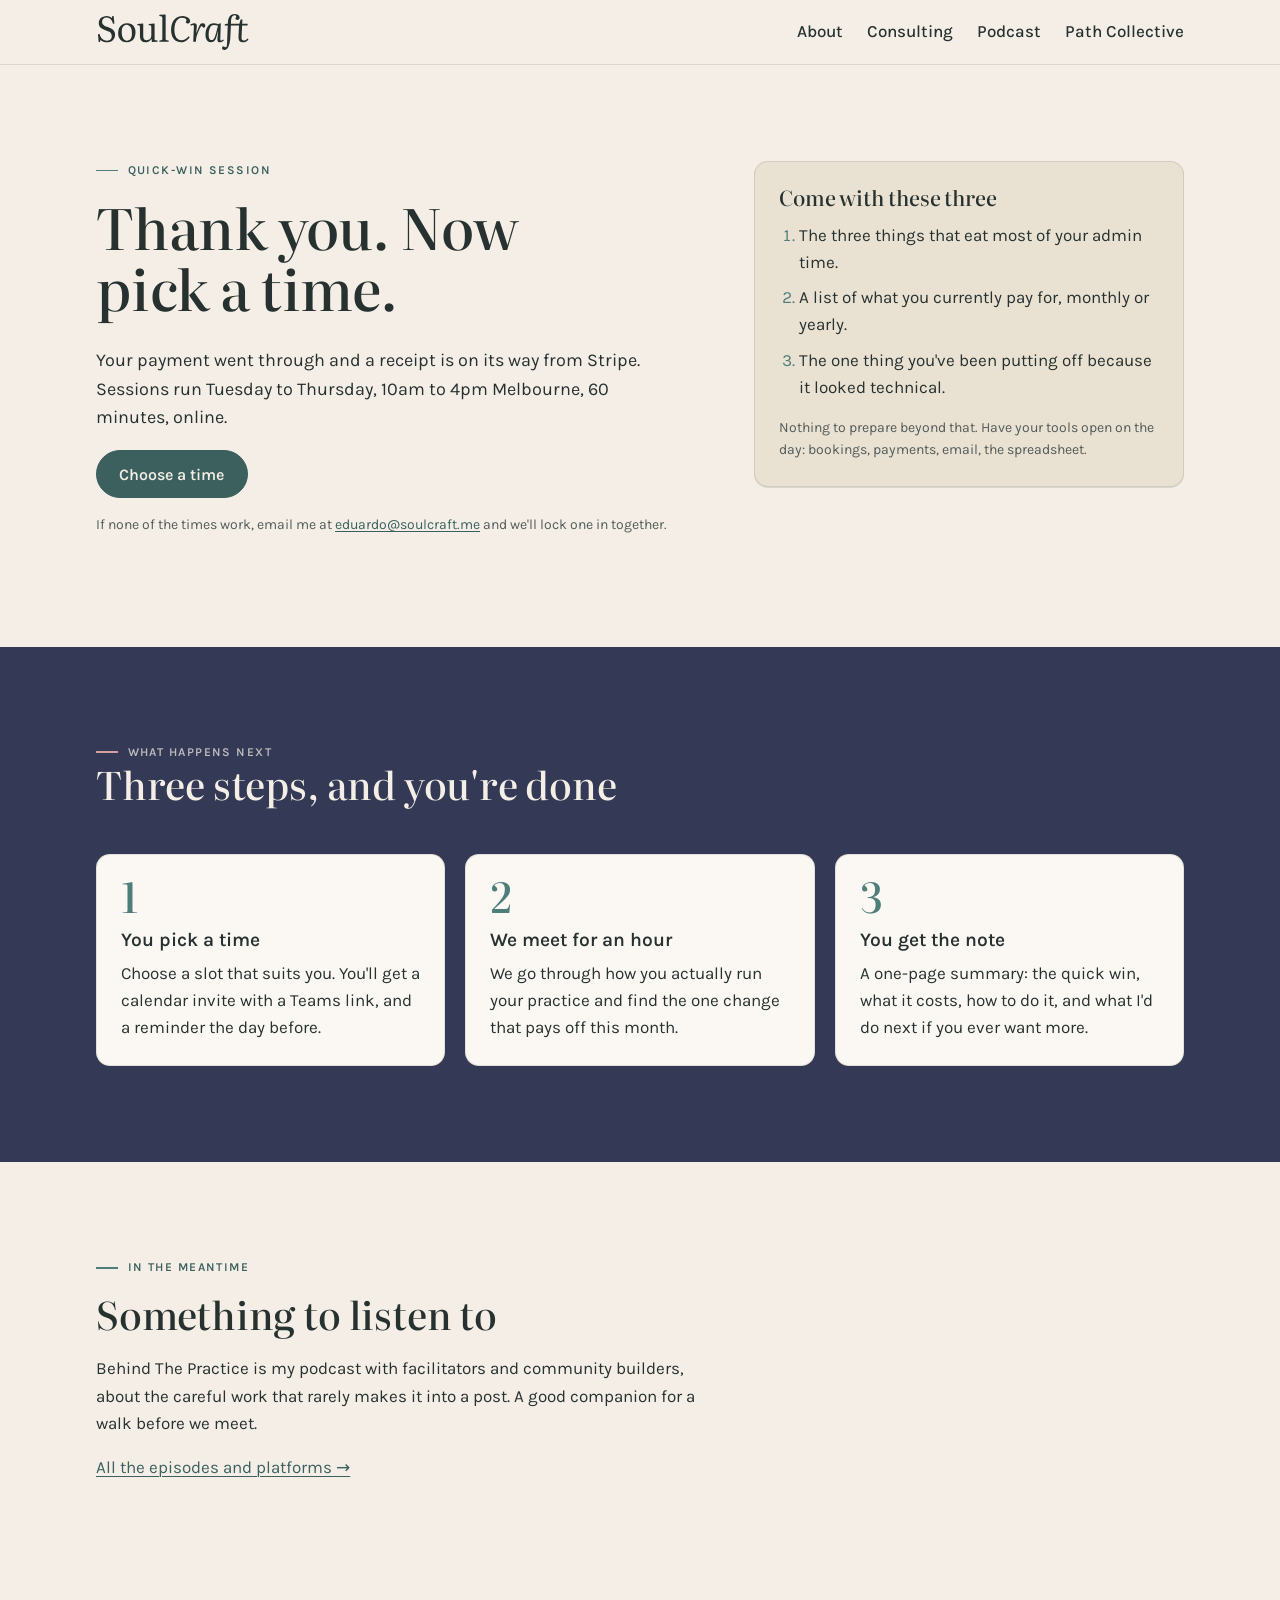
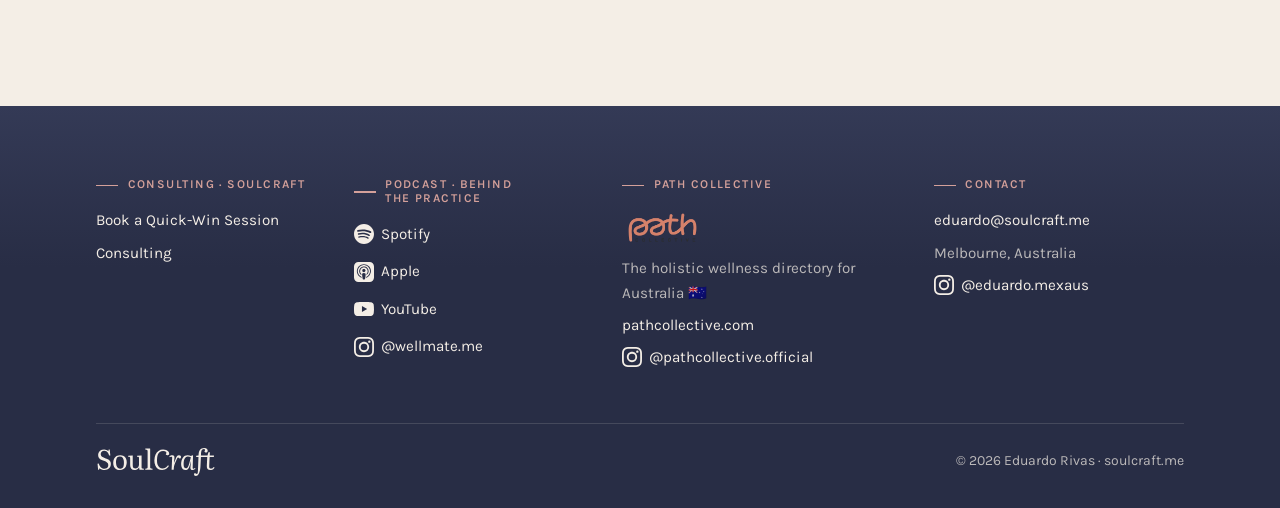
<file: thanks.html>
<!DOCTYPE html>
<html lang="en-AU">
<head>
<meta charset="utf-8">
<meta name="viewport" content="width=device-width, initial-scale=1">
<title>Thank you · Soulcraft</title>
<meta name="description" content="Your Quick-Win Session is paid. Pick a time that suits you.">
<meta name="robots" content="noindex">
<link rel="icon" href="assets/favicon.svg" type="image/svg+xml">
<link rel="apple-touch-icon" href="assets/apple-touch-icon.png">
<link rel="preconnect" href="https://fonts.googleapis.com">
<link rel="preconnect" href="https://fonts.gstatic.com" crossorigin>
<link rel="stylesheet" href="https://fonts.googleapis.com/css2?family=Karla:wght@400;500;600&family=Literata:ital,opsz,wght@0,7..72,400;0,7..72,500;1,7..72,400;1,7..72,500&display=swap">
<link rel="stylesheet" href="styles.css">
</head>
<body>

<header class="site-nav">
  <div class="wrap">
    <a class="brand" href="/"><img src="assets/logo.svg" alt="Soulcraft" width="153" height="36"></a>
    <button class="nav-toggle" type="button" aria-expanded="false" aria-controls="nav-menu">
      <svg class="ico-menu" viewBox="0 0 24 24" fill="none" stroke="currentColor" stroke-width="1.75" stroke-linecap="round" stroke-linejoin="round" aria-hidden="true"><path d="M4 7h16M4 12h16M4 17h16"/></svg>
      <svg class="ico-close" viewBox="0 0 24 24" fill="none" stroke="currentColor" stroke-width="1.75" stroke-linecap="round" stroke-linejoin="round" aria-hidden="true"><path d="M6 6l12 12M18 6L6 18"/></svg>
      <span>Menu</span>
    </button>
    <nav class="nav-menu" id="nav-menu" aria-label="Main">
      <ul>
        <li><a href="/#about">About</a></li>
        <li><a href="/#services">Consulting</a></li>
        <li><a href="/#podcast">Podcast</a></li>
        <li><a href="/#path">Path Collective</a></li>
      </ul>
    </nav>
  </div>
</header>

<main>

  <section class="section section--bone thanks" id="top">
    <div class="wrap thanks__grid">
      <div>
        <p class="eyebrow">Quick-Win Session</p>
        <h1>Thank you. Now pick a time.</h1>
        <p class="thanks__lede">Your payment went through and a receipt is on its way from Stripe. Sessions run Tuesday to Thursday, 10am to 4pm Melbourne, 60 minutes, online.</p>
        <div id="thanks-book" hidden>
          <a class="btn btn--primary" id="thanks-book-link" href="#">Choose a time</a>
          <p class="small muted thanks__alt">If none of the times work, email me at <a href="mailto:eduardo@soulcraft.me?subject=Quick-Win%20Session%20time">eduardo@soulcraft.me</a> and we'll lock one in together.</p>
        </div>
        <div id="thanks-email">
          <p>I'll email you within one business day with a few times to choose from. If you'd rather pick now, write to <a href="mailto:eduardo@soulcraft.me?subject=Quick-Win%20Session%20time">eduardo@soulcraft.me</a>.</p>
        </div>
      </div>
      <aside class="card thanks__prep">
        <h2>Come with these three</h2>
        <ol class="thanks__steps">
          <li>The three things that eat most of your admin time.</li>
          <li>A list of what you currently pay for, monthly or yearly.</li>
          <li>The one thing you've been putting off because it looked technical.</li>
        </ol>
        <p class="small muted">Nothing to prepare beyond that. Have your tools open on the day: bookings, payments, email, the spreadsheet.</p>
      </aside>
    </div>
  </section>

  <section class="section section--night" id="next" aria-labelledby="next-h">
    <div class="wrap">
      <div class="section-head">
        <p class="eyebrow">What happens next</p>
        <h2 id="next-h">Three steps, and you're done</h2>
      </div>
      <ol class="grid grid--3 steps">
        <li class="card step">
          <h3>You pick a time</h3>
          <p>Choose a slot that suits you. You'll get a calendar invite with a Teams link, and a reminder the day before.</p>
        </li>
        <li class="card step">
          <h3>We meet for an hour</h3>
          <p>We go through how you actually run your practice and find the one change that pays off this month.</p>
        </li>
        <li class="card step">
          <h3>You get the note</h3>
          <p>A one-page summary: the quick win, what it costs, how to do it, and what I'd do next if you ever want more.</p>
        </li>
      </ol>
    </div>
  </section>

  <section class="section section--bone" id="meanwhile" aria-labelledby="meanwhile-h">
    <div class="wrap thanks__grid">
      <div>
        <p class="eyebrow">In the meantime</p>
        <h2 id="meanwhile-h">Something to listen to</h2>
        <p>Behind The Practice is my podcast with facilitators and community builders, about the careful work that rarely makes it into a post. A good companion for a walk before we meet.</p>
        <p><a href="/#podcast">All the episodes and platforms →</a></p>
      </div>
      <div class="thanks__player">
        <!-- [html-validate-disable-next no-inline-style, attribute-allowed-values, no-deprecated-attr: iframe attributes kept exactly as the podcast platforms issue them] -->
        <iframe style="border-radius:14px" src="https://open.spotify.com/embed/show/4nzfV4zJIldxqvWLu4bc5Y?utm_source=generator&theme=0" width="100%" height="352" frameborder="0" allowfullscreen allow="autoplay; clipboard-write; encrypted-media; fullscreen; picture-in-picture" loading="lazy" title="Behind The Practice on Spotify"></iframe>
      </div>
    </div>
  </section>

</main>

<footer class="site-footer">
  <div class="wrap">
    <div class="footer__grid">
      <nav class="footer__col" aria-labelledby="f-soulcraft">
        <h2 class="eyebrow" id="f-soulcraft">Consulting · Soulcraft</h2>
        <ul>
          <li><a href="/#quick-win">Book a Quick-Win Session</a></li>
          <li><a href="/#services">Consulting</a></li>
        </ul>
      </nav>
      <nav class="footer__col" aria-labelledby="f-podcast">
        <h2 class="eyebrow" id="f-podcast">Podcast · Behind The Practice</h2>
        <ul>
          <li><a class="iconlink" href="https://open.spotify.com/show/4nzfV4zJIldxqvWLu4bc5Y" target="_blank" rel="noopener"><svg class="ico ico--brand" viewBox="0 0 24 24" aria-hidden="true"><path d="M12 0C5.4 0 0 5.4 0 12s5.4 12 12 12 12-5.4 12-12S18.66 0 12 0zm5.521 17.34c-.24.359-.66.48-1.021.24-2.82-1.74-6.36-2.101-10.561-1.141-.418.122-.779-.179-.899-.539-.12-.421.18-.78.54-.9 4.56-1.021 8.52-.6 11.64 1.32.42.18.479.659.301 1.02zm1.44-3.3c-.301.42-.841.6-1.262.3-3.239-1.98-8.159-2.58-11.939-1.38-.479.12-1.02-.12-1.14-.6-.12-.48.12-1.021.6-1.141C9.6 9.9 15 10.561 18.72 12.84c.361.181.54.78.241 1.2zm.12-3.36C15.24 8.4 8.82 8.16 5.16 9.301c-.6.179-1.2-.181-1.38-.721-.18-.601.18-1.2.72-1.381 4.26-1.26 11.28-1.02 15.721 1.621.539.3.719 1.02.419 1.56-.299.421-1.02.599-1.559.3z"/></svg><span>Spotify</span></a></li>
          <li><a class="iconlink" href="https://podcasts.apple.com/us/podcast/behind-the-practice-wellmate-me-podcast/id1862325391" target="_blank" rel="noopener"><svg class="ico ico--brand" viewBox="0 0 24 24" aria-hidden="true"><path d="M5.34 0A5.328 5.328 0 000 5.34v13.32A5.328 5.328 0 005.34 24h13.32A5.328 5.328 0 0024 18.66V5.34A5.328 5.328 0 0018.66 0zm6.525 2.568c2.336 0 4.448.902 6.056 2.587 1.224 1.272 1.912 2.619 2.264 4.392.12.59.12 2.2.007 2.864a8.506 8.506 0 01-3.24 5.296c-.608.46-2.096 1.261-2.336 1.261-.088 0-.096-.091-.056-.46.072-.592.144-.715.48-.856.536-.224 1.448-.874 2.008-1.435a7.644 7.644 0 002.008-3.536c.208-.824.184-2.656-.048-3.504-.728-2.696-2.928-4.792-5.624-5.352-.784-.16-2.208-.16-3 0-2.728.56-4.984 2.76-5.672 5.528-.184.752-.184 2.584 0 3.336.456 1.832 1.64 3.512 3.192 4.512.304.2.672.408.824.472.336.144.408.264.472.856.04.36.03.464-.056.464-.056 0-.464-.176-.896-.384l-.04-.03c-2.472-1.216-4.056-3.274-4.632-6.012-.144-.706-.168-2.392-.03-3.04.36-1.74 1.048-3.1 2.192-4.304 1.648-1.737 3.768-2.656 6.128-2.656zm.134 2.81c.409.004.803.04 1.106.106 2.784.62 4.76 3.408 4.376 6.174-.152 1.114-.536 2.03-1.216 2.88-.336.43-1.152 1.15-1.296 1.15-.023 0-.048-.272-.048-.603v-.605l.416-.496c1.568-1.878 1.456-4.502-.256-6.224-.664-.67-1.432-1.064-2.424-1.246-.64-.118-.776-.118-1.448-.008-1.02.167-1.81.562-2.512 1.256-1.72 1.704-1.832 4.342-.264 6.222l.413.496v.608c0 .336-.027.608-.06.608-.03 0-.264-.16-.512-.36l-.034-.011c-.832-.664-1.568-1.842-1.872-2.997-.184-.698-.184-2.024.008-2.72.504-1.878 1.888-3.335 3.808-4.019.41-.145 1.133-.22 1.814-.211zm-.13 2.99c.31 0 .62.06.844.178.488.253.888.745 1.04 1.259.464 1.578-1.208 2.96-2.72 2.254h-.015c-.712-.331-1.096-.956-1.104-1.77 0-.733.408-1.371 1.112-1.745.224-.117.534-.176.844-.176zm-.011 4.728c.988-.004 1.706.349 1.97.97.198.464.124 1.932-.218 4.302-.232 1.656-.36 2.074-.68 2.356-.44.39-1.064.498-1.656.288h-.003c-.716-.257-.87-.605-1.164-2.644-.341-2.37-.416-3.838-.218-4.302.262-.616.974-.966 1.97-.97z"/></svg><span>Apple</span></a></li>
          <li><a class="iconlink" href="https://www.youtube.com/@Wellmate-me" target="_blank" rel="noopener"><svg class="ico ico--brand" viewBox="0 0 24 24" aria-hidden="true"><path d="M23.498 6.186a3.016 3.016 0 0 0-2.122-2.136C19.505 3.545 12 3.545 12 3.545s-7.505 0-9.377.505A3.017 3.017 0 0 0 .502 6.186C0 8.07 0 12 0 12s0 3.93.502 5.814a3.016 3.016 0 0 0 2.122 2.136c1.871.505 9.376.505 9.376.505s7.505 0 9.377-.505a3.015 3.015 0 0 0 2.122-2.136C24 15.93 24 12 24 12s0-3.93-.502-5.814zM9.545 15.568V8.432L15.818 12l-6.273 3.568z"/></svg><span>YouTube</span></a></li>
          <li><a class="iconlink" href="https://www.instagram.com/wellmate.me" target="_blank" rel="noopener"><svg class="ico ico--brand" viewBox="0 0 24 24" aria-hidden="true"><path d="M7.0301.084c-1.2768.0602-2.1487.264-2.911.5634-.7888.3075-1.4575.72-2.1228 1.3877-.6652.6677-1.075 1.3368-1.3802 2.127-.2954.7638-.4956 1.6365-.552 2.914-.0564 1.2775-.0689 1.6882-.0626 4.947.0062 3.2586.0206 3.6671.0825 4.9473.061 1.2765.264 2.1482.5635 2.9107.308.7889.72 1.4573 1.388 2.1228.6679.6655 1.3365 1.0743 2.1285 1.38.7632.295 1.6361.4961 2.9134.552 1.2773.056 1.6884.069 4.9462.0627 3.2578-.0062 3.668-.0207 4.9478-.0814 1.28-.0607 2.147-.2652 2.9098-.5633.7889-.3086 1.4578-.72 2.1228-1.3881.665-.6682 1.0745-1.3378 1.3795-2.1284.2957-.7632.4966-1.636.552-2.9124.056-1.2809.0692-1.6898.063-4.948-.0063-3.2583-.021-3.6668-.0817-4.9465-.0607-1.2797-.264-2.1487-.5633-2.9117-.3084-.7889-.72-1.4568-1.3876-2.1228C21.2982 1.33 20.628.9208 19.8378.6165 19.074.321 18.2017.1197 16.9244.0645 15.6471.0093 15.236-.005 11.977.0014 8.718.0076 8.31.0215 7.0301.0839m.1402 21.6932c-1.17-.0509-1.8053-.2453-2.2287-.408-.5606-.216-.96-.4771-1.3819-.895-.422-.4178-.6811-.8186-.9-1.378-.1644-.4234-.3624-1.058-.4171-2.228-.0595-1.2645-.072-1.6442-.079-4.848-.007-3.2037.0053-3.583.0607-4.848.05-1.169.2456-1.805.408-2.2282.216-.5613.4762-.96.895-1.3816.4188-.4217.8184-.6814 1.3783-.9003.423-.1651 1.0575-.3614 2.227-.4171 1.2655-.06 1.6447-.072 4.848-.079 3.2033-.007 3.5835.005 4.8495.0608 1.169.0508 1.8053.2445 2.228.408.5608.216.96.4754 1.3816.895.4217.4194.6816.8176.9005 1.3787.1653.4217.3617 1.056.4169 2.2263.0602 1.2655.0739 1.645.0796 4.848.0058 3.203-.0055 3.5834-.061 4.848-.051 1.17-.245 1.8055-.408 2.2294-.216.5604-.4763.96-.8954 1.3814-.419.4215-.8181.6811-1.3783.9-.4224.1649-1.0577.3617-2.2262.4174-1.2656.0595-1.6448.072-4.8493.079-3.2045.007-3.5825-.006-4.848-.0608M16.953 5.5864A1.44 1.44 0 1 0 18.39 4.144a1.44 1.44 0 0 0-1.437 1.4424M5.8385 12.012c.0067 3.4032 2.7706 6.1557 6.173 6.1493 3.4026-.0065 6.157-2.7701 6.1506-6.1733-.0065-3.4032-2.771-6.1565-6.174-6.1498-3.403.0067-6.156 2.771-6.1496 6.1738M8 12.0077a4 4 0 1 1 4.008 3.9921A3.9996 3.9996 0 0 1 8 12.0077"/></svg><span>@wellmate.me</span></a></li>
        </ul>
      </nav>
      <nav class="footer__col" aria-labelledby="f-path">
        <h2 class="eyebrow" id="f-path">Path Collective</h2>
        <ul>
          <li><a class="footer__logo" href="https://pathcollective.com/" target="_blank" rel="noopener"><img src="assets/path-collective-logo.png" alt="Path Collective" width="120" height="59" loading="lazy" decoding="async"></a></li>
          <li class="muted">The holistic wellness directory for Australia <span aria-hidden="true">🇦🇺</span></li>
          <li><a href="https://pathcollective.com/" target="_blank" rel="noopener">pathcollective.com</a></li>
          <li><a class="iconlink" href="https://www.instagram.com/pathcollective.official" target="_blank" rel="noopener"><svg class="ico ico--brand" viewBox="0 0 24 24" aria-hidden="true"><path d="M7.0301.084c-1.2768.0602-2.1487.264-2.911.5634-.7888.3075-1.4575.72-2.1228 1.3877-.6652.6677-1.075 1.3368-1.3802 2.127-.2954.7638-.4956 1.6365-.552 2.914-.0564 1.2775-.0689 1.6882-.0626 4.947.0062 3.2586.0206 3.6671.0825 4.9473.061 1.2765.264 2.1482.5635 2.9107.308.7889.72 1.4573 1.388 2.1228.6679.6655 1.3365 1.0743 2.1285 1.38.7632.295 1.6361.4961 2.9134.552 1.2773.056 1.6884.069 4.9462.0627 3.2578-.0062 3.668-.0207 4.9478-.0814 1.28-.0607 2.147-.2652 2.9098-.5633.7889-.3086 1.4578-.72 2.1228-1.3881.665-.6682 1.0745-1.3378 1.3795-2.1284.2957-.7632.4966-1.636.552-2.9124.056-1.2809.0692-1.6898.063-4.948-.0063-3.2583-.021-3.6668-.0817-4.9465-.0607-1.2797-.264-2.1487-.5633-2.9117-.3084-.7889-.72-1.4568-1.3876-2.1228C21.2982 1.33 20.628.9208 19.8378.6165 19.074.321 18.2017.1197 16.9244.0645 15.6471.0093 15.236-.005 11.977.0014 8.718.0076 8.31.0215 7.0301.0839m.1402 21.6932c-1.17-.0509-1.8053-.2453-2.2287-.408-.5606-.216-.96-.4771-1.3819-.895-.422-.4178-.6811-.8186-.9-1.378-.1644-.4234-.3624-1.058-.4171-2.228-.0595-1.2645-.072-1.6442-.079-4.848-.007-3.2037.0053-3.583.0607-4.848.05-1.169.2456-1.805.408-2.2282.216-.5613.4762-.96.895-1.3816.4188-.4217.8184-.6814 1.3783-.9003.423-.1651 1.0575-.3614 2.227-.4171 1.2655-.06 1.6447-.072 4.848-.079 3.2033-.007 3.5835.005 4.8495.0608 1.169.0508 1.8053.2445 2.228.408.5608.216.96.4754 1.3816.895.4217.4194.6816.8176.9005 1.3787.1653.4217.3617 1.056.4169 2.2263.0602 1.2655.0739 1.645.0796 4.848.0058 3.203-.0055 3.5834-.061 4.848-.051 1.17-.245 1.8055-.408 2.2294-.216.5604-.4763.96-.8954 1.3814-.419.4215-.8181.6811-1.3783.9-.4224.1649-1.0577.3617-2.2262.4174-1.2656.0595-1.6448.072-4.8493.079-3.2045.007-3.5825-.006-4.848-.0608M16.953 5.5864A1.44 1.44 0 1 0 18.39 4.144a1.44 1.44 0 0 0-1.437 1.4424M5.8385 12.012c.0067 3.4032 2.7706 6.1557 6.173 6.1493 3.4026-.0065 6.157-2.7701 6.1506-6.1733-.0065-3.4032-2.771-6.1565-6.174-6.1498-3.403.0067-6.156 2.771-6.1496 6.1738M8 12.0077a4 4 0 1 1 4.008 3.9921A3.9996 3.9996 0 0 1 8 12.0077"/></svg><span>@pathcollective.official</span></a></li>
        </ul>
      </nav>
      <div class="footer__col">
        <h2 class="eyebrow" id="f-contact">Contact</h2>
        <ul aria-labelledby="f-contact">
          <li><a href="mailto:eduardo@soulcraft.me">eduardo@soulcraft.me</a></li>
          <li class="muted">Melbourne, Australia</li>
          <li><a class="iconlink" href="https://www.instagram.com/eduardo.mexaus" target="_blank" rel="noopener"><svg class="ico ico--brand" viewBox="0 0 24 24" aria-hidden="true"><path d="M7.0301.084c-1.2768.0602-2.1487.264-2.911.5634-.7888.3075-1.4575.72-2.1228 1.3877-.6652.6677-1.075 1.3368-1.3802 2.127-.2954.7638-.4956 1.6365-.552 2.914-.0564 1.2775-.0689 1.6882-.0626 4.947.0062 3.2586.0206 3.6671.0825 4.9473.061 1.2765.264 2.1482.5635 2.9107.308.7889.72 1.4573 1.388 2.1228.6679.6655 1.3365 1.0743 2.1285 1.38.7632.295 1.6361.4961 2.9134.552 1.2773.056 1.6884.069 4.9462.0627 3.2578-.0062 3.668-.0207 4.9478-.0814 1.28-.0607 2.147-.2652 2.9098-.5633.7889-.3086 1.4578-.72 2.1228-1.3881.665-.6682 1.0745-1.3378 1.3795-2.1284.2957-.7632.4966-1.636.552-2.9124.056-1.2809.0692-1.6898.063-4.948-.0063-3.2583-.021-3.6668-.0817-4.9465-.0607-1.2797-.264-2.1487-.5633-2.9117-.3084-.7889-.72-1.4568-1.3876-2.1228C21.2982 1.33 20.628.9208 19.8378.6165 19.074.321 18.2017.1197 16.9244.0645 15.6471.0093 15.236-.005 11.977.0014 8.718.0076 8.31.0215 7.0301.0839m.1402 21.6932c-1.17-.0509-1.8053-.2453-2.2287-.408-.5606-.216-.96-.4771-1.3819-.895-.422-.4178-.6811-.8186-.9-1.378-.1644-.4234-.3624-1.058-.4171-2.228-.0595-1.2645-.072-1.6442-.079-4.848-.007-3.2037.0053-3.583.0607-4.848.05-1.169.2456-1.805.408-2.2282.216-.5613.4762-.96.895-1.3816.4188-.4217.8184-.6814 1.3783-.9003.423-.1651 1.0575-.3614 2.227-.4171 1.2655-.06 1.6447-.072 4.848-.079 3.2033-.007 3.5835.005 4.8495.0608 1.169.0508 1.8053.2445 2.228.408.5608.216.96.4754 1.3816.895.4217.4194.6816.8176.9005 1.3787.1653.4217.3617 1.056.4169 2.2263.0602 1.2655.0739 1.645.0796 4.848.0058 3.203-.0055 3.5834-.061 4.848-.051 1.17-.245 1.8055-.408 2.2294-.216.5604-.4763.96-.8954 1.3814-.419.4215-.8181.6811-1.3783.9-.4224.1649-1.0577.3617-2.2262.4174-1.2656.0595-1.6448.072-4.8493.079-3.2045.007-3.5825-.006-4.848-.0608M16.953 5.5864A1.44 1.44 0 1 0 18.39 4.144a1.44 1.44 0 0 0-1.437 1.4424M5.8385 12.012c.0067 3.4032 2.7706 6.1557 6.173 6.1493 3.4026-.0065 6.157-2.7701 6.1506-6.1733-.0065-3.4032-2.771-6.1565-6.174-6.1498-3.403.0067-6.156 2.771-6.1496 6.1738M8 12.0077a4 4 0 1 1 4.008 3.9921A3.9996 3.9996 0 0 1 8 12.0077"/></svg><span>@eduardo.mexaus</span></a></li>
        </ul>
      </div>
    </div>
    <div class="footer__legal">
      <a class="footer__brand" href="#top"><img src="assets/logo-on-dark.svg" alt="Soulcraft" width="119" height="28" loading="lazy"></a>
      <p class="small muted">© 2026 Eduardo Rivas · soulcraft.me</p>
    </div>
  </div>
</footer>

<script src="main.js"></script>
<script src="thanks.js"></script>
</body>
</html>
</file>
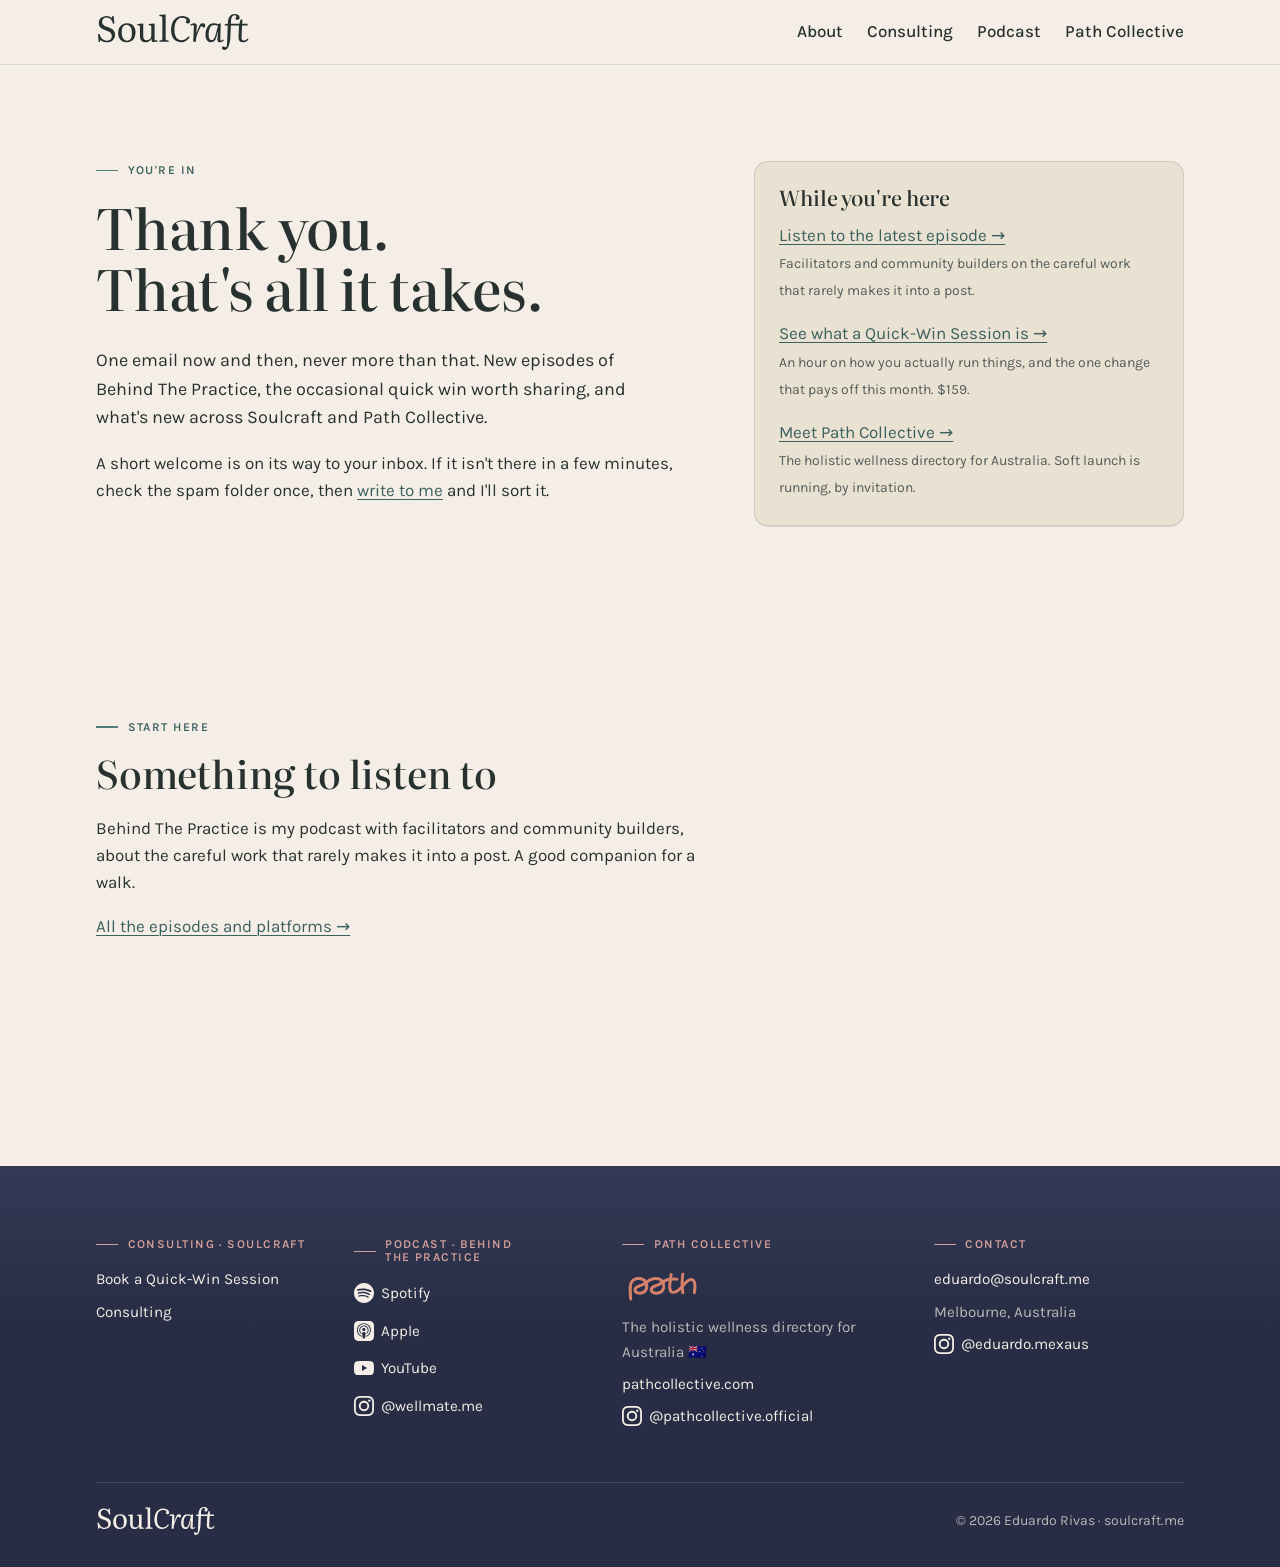
<file: welcome.html>
<!DOCTYPE html>
<html lang="en-AU">
<head>
<meta charset="utf-8">
<meta name="viewport" content="width=device-width, initial-scale=1">
<title>You're in · Soulcraft</title>
<meta name="description" content="You're on the Soulcraft list. One email now and then, and a few things worth a look while you're here.">
<meta name="robots" content="noindex">
<link rel="icon" href="assets/favicon.svg" type="image/svg+xml">
<link rel="apple-touch-icon" href="assets/apple-touch-icon.png">
<link rel="preconnect" href="https://fonts.googleapis.com">
<link rel="preconnect" href="https://fonts.gstatic.com" crossorigin>
<link rel="stylesheet" href="https://fonts.googleapis.com/css2?family=Karla:wght@400;500;600&family=Literata:ital,opsz,wght@0,7..72,400;0,7..72,500;1,7..72,400;1,7..72,500&display=swap">
<link rel="stylesheet" href="styles.css">
</head>
<body>

<header class="site-nav">
  <div class="wrap">
    <a class="brand" href="/"><img src="assets/logo.svg" alt="Soulcraft" width="153" height="36"></a>
    <button class="nav-toggle" type="button" aria-expanded="false" aria-controls="nav-menu">
      <svg class="ico-menu" viewBox="0 0 24 24" fill="none" stroke="currentColor" stroke-width="1.75" stroke-linecap="round" stroke-linejoin="round" aria-hidden="true"><path d="M4 7h16M4 12h16M4 17h16"/></svg>
      <svg class="ico-close" viewBox="0 0 24 24" fill="none" stroke="currentColor" stroke-width="1.75" stroke-linecap="round" stroke-linejoin="round" aria-hidden="true"><path d="M6 6l12 12M18 6L6 18"/></svg>
      <span>Menu</span>
    </button>
    <nav class="nav-menu" id="nav-menu" aria-label="Main">
      <ul>
        <li><a href="/#about">About</a></li>
        <li><a href="/#services">Consulting</a></li>
        <li><a href="/#podcast">Podcast</a></li>
        <li><a href="/#path">Path Collective</a></li>
      </ul>
    </nav>
  </div>
</header>

<main>

  <section class="section section--bone thanks" id="top">
    <div class="wrap thanks__grid">
      <div>
        <p class="eyebrow">You're in</p>
        <h1>Thank you. That's all it takes.</h1>
        <p class="thanks__lede">One email now and then, never more than that. New episodes of Behind The Practice, the occasional quick win worth sharing, and what's new across Soulcraft and Path Collective.</p>
        <p>A short welcome is on its way to your inbox. If it isn't there in a few minutes, check the spam folder once, then <a href="mailto:eduardo@soulcraft.me?subject=Welcome%20email">write to me</a> and I'll sort it.</p>
      </div>
      <aside class="card thanks__prep">
        <h2>While you're here</h2>
        <p><a href="/#podcast">Listen to the latest episode →</a><br><span class="small muted">Facilitators and community builders on the careful work that rarely makes it into a post.</span></p>
        <p><a href="/#quick-win">See what a Quick-Win Session is →</a><br><span class="small muted">An hour on how you actually run things, and the one change that pays off this month. $159.</span></p>
        <p><a href="/#path">Meet Path Collective →</a><br><span class="small muted">The holistic wellness directory for Australia. Soft launch is running, by invitation.</span></p>
      </aside>
    </div>
  </section>

  <section class="section section--bone" id="meanwhile" aria-labelledby="meanwhile-h">
    <div class="wrap thanks__grid">
      <div>
        <p class="eyebrow">Start here</p>
        <h2 id="meanwhile-h">Something to listen to</h2>
        <p>Behind The Practice is my podcast with facilitators and community builders, about the careful work that rarely makes it into a post. A good companion for a walk.</p>
        <p><a href="/#podcast">All the episodes and platforms →</a></p>
      </div>
      <div class="thanks__player">
        <!-- [html-validate-disable-next no-inline-style, attribute-allowed-values, no-deprecated-attr: iframe attributes kept exactly as the podcast platforms issue them] -->
        <iframe style="border-radius:14px" src="https://open.spotify.com/embed/show/4nzfV4zJIldxqvWLu4bc5Y?utm_source=generator&theme=0" width="100%" height="352" frameborder="0" allowfullscreen allow="autoplay; clipboard-write; encrypted-media; fullscreen; picture-in-picture" loading="lazy" title="Behind The Practice on Spotify"></iframe>
      </div>
    </div>
  </section>

</main>

<footer class="site-footer">
  <div class="wrap">
    <div class="footer__grid">
      <nav class="footer__col" aria-labelledby="f-soulcraft">
        <h2 class="eyebrow" id="f-soulcraft">Consulting · Soulcraft</h2>
        <ul>
          <li><a href="/#quick-win">Book a Quick-Win Session</a></li>
          <li><a href="/#services">Consulting</a></li>
        </ul>
      </nav>
      <nav class="footer__col" aria-labelledby="f-podcast">
        <h2 class="eyebrow" id="f-podcast">Podcast · Behind The Practice</h2>
        <ul>
          <li><a class="iconlink" href="https://open.spotify.com/show/4nzfV4zJIldxqvWLu4bc5Y" target="_blank" rel="noopener"><svg class="ico ico--brand" viewBox="0 0 24 24" aria-hidden="true"><path d="M12 0C5.4 0 0 5.4 0 12s5.4 12 12 12 12-5.4 12-12S18.66 0 12 0zm5.521 17.34c-.24.359-.66.48-1.021.24-2.82-1.74-6.36-2.101-10.561-1.141-.418.122-.779-.179-.899-.539-.12-.421.18-.78.54-.9 4.56-1.021 8.52-.6 11.64 1.32.42.18.479.659.301 1.02zm1.44-3.3c-.301.42-.841.6-1.262.3-3.239-1.98-8.159-2.58-11.939-1.38-.479.12-1.02-.12-1.14-.6-.12-.48.12-1.021.6-1.141C9.6 9.9 15 10.561 18.72 12.84c.361.181.54.78.241 1.2zm.12-3.36C15.24 8.4 8.82 8.16 5.16 9.301c-.6.179-1.2-.181-1.38-.721-.18-.601.18-1.2.72-1.381 4.26-1.26 11.28-1.02 15.721 1.621.539.3.719 1.02.419 1.56-.299.421-1.02.599-1.559.3z"/></svg><span>Spotify</span></a></li>
          <li><a class="iconlink" href="https://podcasts.apple.com/us/podcast/behind-the-practice-wellmate-me-podcast/id1862325391" target="_blank" rel="noopener"><svg class="ico ico--brand" viewBox="0 0 24 24" aria-hidden="true"><path d="M5.34 0A5.328 5.328 0 000 5.34v13.32A5.328 5.328 0 005.34 24h13.32A5.328 5.328 0 0024 18.66V5.34A5.328 5.328 0 0018.66 0zm6.525 2.568c2.336 0 4.448.902 6.056 2.587 1.224 1.272 1.912 2.619 2.264 4.392.12.59.12 2.2.007 2.864a8.506 8.506 0 01-3.24 5.296c-.608.46-2.096 1.261-2.336 1.261-.088 0-.096-.091-.056-.46.072-.592.144-.715.48-.856.536-.224 1.448-.874 2.008-1.435a7.644 7.644 0 002.008-3.536c.208-.824.184-2.656-.048-3.504-.728-2.696-2.928-4.792-5.624-5.352-.784-.16-2.208-.16-3 0-2.728.56-4.984 2.76-5.672 5.528-.184.752-.184 2.584 0 3.336.456 1.832 1.64 3.512 3.192 4.512.304.2.672.408.824.472.336.144.408.264.472.856.04.36.03.464-.056.464-.056 0-.464-.176-.896-.384l-.04-.03c-2.472-1.216-4.056-3.274-4.632-6.012-.144-.706-.168-2.392-.03-3.04.36-1.74 1.048-3.1 2.192-4.304 1.648-1.737 3.768-2.656 6.128-2.656zm.134 2.81c.409.004.803.04 1.106.106 2.784.62 4.76 3.408 4.376 6.174-.152 1.114-.536 2.03-1.216 2.88-.336.43-1.152 1.15-1.296 1.15-.023 0-.048-.272-.048-.603v-.605l.416-.496c1.568-1.878 1.456-4.502-.256-6.224-.664-.67-1.432-1.064-2.424-1.246-.64-.118-.776-.118-1.448-.008-1.02.167-1.81.562-2.512 1.256-1.72 1.704-1.832 4.342-.264 6.222l.413.496v.608c0 .336-.027.608-.06.608-.03 0-.264-.16-.512-.36l-.034-.011c-.832-.664-1.568-1.842-1.872-2.997-.184-.698-.184-2.024.008-2.72.504-1.878 1.888-3.335 3.808-4.019.41-.145 1.133-.22 1.814-.211zm-.13 2.99c.31 0 .62.06.844.178.488.253.888.745 1.04 1.259.464 1.578-1.208 2.96-2.72 2.254h-.015c-.712-.331-1.096-.956-1.104-1.77 0-.733.408-1.371 1.112-1.745.224-.117.534-.176.844-.176zm-.011 4.728c.988-.004 1.706.349 1.97.97.198.464.124 1.932-.218 4.302-.232 1.656-.36 2.074-.68 2.356-.44.39-1.064.498-1.656.288h-.003c-.716-.257-.87-.605-1.164-2.644-.341-2.37-.416-3.838-.218-4.302.262-.616.974-.966 1.97-.97z"/></svg><span>Apple</span></a></li>
          <li><a class="iconlink" href="https://www.youtube.com/@Wellmate-me" target="_blank" rel="noopener"><svg class="ico ico--brand" viewBox="0 0 24 24" aria-hidden="true"><path d="M23.498 6.186a3.016 3.016 0 0 0-2.122-2.136C19.505 3.545 12 3.545 12 3.545s-7.505 0-9.377.505A3.017 3.017 0 0 0 .502 6.186C0 8.07 0 12 0 12s0 3.93.502 5.814a3.016 3.016 0 0 0 2.122 2.136c1.871.505 9.376.505 9.376.505s7.505 0 9.377-.505a3.015 3.015 0 0 0 2.122-2.136C24 15.93 24 12 24 12s0-3.93-.502-5.814zM9.545 15.568V8.432L15.818 12l-6.273 3.568z"/></svg><span>YouTube</span></a></li>
          <li><a class="iconlink" href="https://www.instagram.com/wellmate.me" target="_blank" rel="noopener"><svg class="ico ico--brand" viewBox="0 0 24 24" aria-hidden="true"><path d="M7.0301.084c-1.2768.0602-2.1487.264-2.911.5634-.7888.3075-1.4575.72-2.1228 1.3877-.6652.6677-1.075 1.3368-1.3802 2.127-.2954.7638-.4956 1.6365-.552 2.914-.0564 1.2775-.0689 1.6882-.0626 4.947.0062 3.2586.0206 3.6671.0825 4.9473.061 1.2765.264 2.1482.5635 2.9107.308.7889.72 1.4573 1.388 2.1228.6679.6655 1.3365 1.0743 2.1285 1.38.7632.295 1.6361.4961 2.9134.552 1.2773.056 1.6884.069 4.9462.0627 3.2578-.0062 3.668-.0207 4.9478-.0814 1.28-.0607 2.147-.2652 2.9098-.5633.7889-.3086 1.4578-.72 2.1228-1.3881.665-.6682 1.0745-1.3378 1.3795-2.1284.2957-.7632.4966-1.636.552-2.9124.056-1.2809.0692-1.6898.063-4.948-.0063-3.2583-.021-3.6668-.0817-4.9465-.0607-1.2797-.264-2.1487-.5633-2.9117-.3084-.7889-.72-1.4568-1.3876-2.1228C21.2982 1.33 20.628.9208 19.8378.6165 19.074.321 18.2017.1197 16.9244.0645 15.6471.0093 15.236-.005 11.977.0014 8.718.0076 8.31.0215 7.0301.0839m.1402 21.6932c-1.17-.0509-1.8053-.2453-2.2287-.408-.5606-.216-.96-.4771-1.3819-.895-.422-.4178-.6811-.8186-.9-1.378-.1644-.4234-.3624-1.058-.4171-2.228-.0595-1.2645-.072-1.6442-.079-4.848-.007-3.2037.0053-3.583.0607-4.848.05-1.169.2456-1.805.408-2.2282.216-.5613.4762-.96.895-1.3816.4188-.4217.8184-.6814 1.3783-.9003.423-.1651 1.0575-.3614 2.227-.4171 1.2655-.06 1.6447-.072 4.848-.079 3.2033-.007 3.5835.005 4.8495.0608 1.169.0508 1.8053.2445 2.228.408.5608.216.96.4754 1.3816.895.4217.4194.6816.8176.9005 1.3787.1653.4217.3617 1.056.4169 2.2263.0602 1.2655.0739 1.645.0796 4.848.0058 3.203-.0055 3.5834-.061 4.848-.051 1.17-.245 1.8055-.408 2.2294-.216.5604-.4763.96-.8954 1.3814-.419.4215-.8181.6811-1.3783.9-.4224.1649-1.0577.3617-2.2262.4174-1.2656.0595-1.6448.072-4.8493.079-3.2045.007-3.5825-.006-4.848-.0608M16.953 5.5864A1.44 1.44 0 1 0 18.39 4.144a1.44 1.44 0 0 0-1.437 1.4424M5.8385 12.012c.0067 3.4032 2.7706 6.1557 6.173 6.1493 3.4026-.0065 6.157-2.7701 6.1506-6.1733-.0065-3.4032-2.771-6.1565-6.174-6.1498-3.403.0067-6.156 2.771-6.1496 6.1738M8 12.0077a4 4 0 1 1 4.008 3.9921A3.9996 3.9996 0 0 1 8 12.0077"/></svg><span>@wellmate.me</span></a></li>
        </ul>
      </nav>
      <nav class="footer__col" aria-labelledby="f-path">
        <h2 class="eyebrow" id="f-path">Path Collective</h2>
        <ul>
          <li><a class="footer__logo" href="https://pathcollective.com/" target="_blank" rel="noopener"><img src="assets/path-collective-logo.png" alt="Path Collective" width="120" height="59" loading="lazy" decoding="async"></a></li>
          <li class="muted">The holistic wellness directory for Australia <span aria-hidden="true">🇦🇺</span></li>
          <li><a href="https://pathcollective.com/" target="_blank" rel="noopener">pathcollective.com</a></li>
          <li><a class="iconlink" href="https://www.instagram.com/pathcollective.official" target="_blank" rel="noopener"><svg class="ico ico--brand" viewBox="0 0 24 24" aria-hidden="true"><path d="M7.0301.084c-1.2768.0602-2.1487.264-2.911.5634-.7888.3075-1.4575.72-2.1228 1.3877-.6652.6677-1.075 1.3368-1.3802 2.127-.2954.7638-.4956 1.6365-.552 2.914-.0564 1.2775-.0689 1.6882-.0626 4.947.0062 3.2586.0206 3.6671.0825 4.9473.061 1.2765.264 2.1482.5635 2.9107.308.7889.72 1.4573 1.388 2.1228.6679.6655 1.3365 1.0743 2.1285 1.38.7632.295 1.6361.4961 2.9134.552 1.2773.056 1.6884.069 4.9462.0627 3.2578-.0062 3.668-.0207 4.9478-.0814 1.28-.0607 2.147-.2652 2.9098-.5633.7889-.3086 1.4578-.72 2.1228-1.3881.665-.6682 1.0745-1.3378 1.3795-2.1284.2957-.7632.4966-1.636.552-2.9124.056-1.2809.0692-1.6898.063-4.948-.0063-3.2583-.021-3.6668-.0817-4.9465-.0607-1.2797-.264-2.1487-.5633-2.9117-.3084-.7889-.72-1.4568-1.3876-2.1228C21.2982 1.33 20.628.9208 19.8378.6165 19.074.321 18.2017.1197 16.9244.0645 15.6471.0093 15.236-.005 11.977.0014 8.718.0076 8.31.0215 7.0301.0839m.1402 21.6932c-1.17-.0509-1.8053-.2453-2.2287-.408-.5606-.216-.96-.4771-1.3819-.895-.422-.4178-.6811-.8186-.9-1.378-.1644-.4234-.3624-1.058-.4171-2.228-.0595-1.2645-.072-1.6442-.079-4.848-.007-3.2037.0053-3.583.0607-4.848.05-1.169.2456-1.805.408-2.2282.216-.5613.4762-.96.895-1.3816.4188-.4217.8184-.6814 1.3783-.9003.423-.1651 1.0575-.3614 2.227-.4171 1.2655-.06 1.6447-.072 4.848-.079 3.2033-.007 3.5835.005 4.8495.0608 1.169.0508 1.8053.2445 2.228.408.5608.216.96.4754 1.3816.895.4217.4194.6816.8176.9005 1.3787.1653.4217.3617 1.056.4169 2.2263.0602 1.2655.0739 1.645.0796 4.848.0058 3.203-.0055 3.5834-.061 4.848-.051 1.17-.245 1.8055-.408 2.2294-.216.5604-.4763.96-.8954 1.3814-.419.4215-.8181.6811-1.3783.9-.4224.1649-1.0577.3617-2.2262.4174-1.2656.0595-1.6448.072-4.8493.079-3.2045.007-3.5825-.006-4.848-.0608M16.953 5.5864A1.44 1.44 0 1 0 18.39 4.144a1.44 1.44 0 0 0-1.437 1.4424M5.8385 12.012c.0067 3.4032 2.7706 6.1557 6.173 6.1493 3.4026-.0065 6.157-2.7701 6.1506-6.1733-.0065-3.4032-2.771-6.1565-6.174-6.1498-3.403.0067-6.156 2.771-6.1496 6.1738M8 12.0077a4 4 0 1 1 4.008 3.9921A3.9996 3.9996 0 0 1 8 12.0077"/></svg><span>@pathcollective.official</span></a></li>
        </ul>
      </nav>
      <div class="footer__col">
        <h2 class="eyebrow" id="f-contact">Contact</h2>
        <ul aria-labelledby="f-contact">
          <li><a href="mailto:eduardo@soulcraft.me">eduardo@soulcraft.me</a></li>
          <li class="muted">Melbourne, Australia</li>
          <li><a class="iconlink" href="https://www.instagram.com/eduardo.mexaus" target="_blank" rel="noopener"><svg class="ico ico--brand" viewBox="0 0 24 24" aria-hidden="true"><path d="M7.0301.084c-1.2768.0602-2.1487.264-2.911.5634-.7888.3075-1.4575.72-2.1228 1.3877-.6652.6677-1.075 1.3368-1.3802 2.127-.2954.7638-.4956 1.6365-.552 2.914-.0564 1.2775-.0689 1.6882-.0626 4.947.0062 3.2586.0206 3.6671.0825 4.9473.061 1.2765.264 2.1482.5635 2.9107.308.7889.72 1.4573 1.388 2.1228.6679.6655 1.3365 1.0743 2.1285 1.38.7632.295 1.6361.4961 2.9134.552 1.2773.056 1.6884.069 4.9462.0627 3.2578-.0062 3.668-.0207 4.9478-.0814 1.28-.0607 2.147-.2652 2.9098-.5633.7889-.3086 1.4578-.72 2.1228-1.3881.665-.6682 1.0745-1.3378 1.3795-2.1284.2957-.7632.4966-1.636.552-2.9124.056-1.2809.0692-1.6898.063-4.948-.0063-3.2583-.021-3.6668-.0817-4.9465-.0607-1.2797-.264-2.1487-.5633-2.9117-.3084-.7889-.72-1.4568-1.3876-2.1228C21.2982 1.33 20.628.9208 19.8378.6165 19.074.321 18.2017.1197 16.9244.0645 15.6471.0093 15.236-.005 11.977.0014 8.718.0076 8.31.0215 7.0301.0839m.1402 21.6932c-1.17-.0509-1.8053-.2453-2.2287-.408-.5606-.216-.96-.4771-1.3819-.895-.422-.4178-.6811-.8186-.9-1.378-.1644-.4234-.3624-1.058-.4171-2.228-.0595-1.2645-.072-1.6442-.079-4.848-.007-3.2037.0053-3.583.0607-4.848.05-1.169.2456-1.805.408-2.2282.216-.5613.4762-.96.895-1.3816.4188-.4217.8184-.6814 1.3783-.9003.423-.1651 1.0575-.3614 2.227-.4171 1.2655-.06 1.6447-.072 4.848-.079 3.2033-.007 3.5835.005 4.8495.0608 1.169.0508 1.8053.2445 2.228.408.5608.216.96.4754 1.3816.895.4217.4194.6816.8176.9005 1.3787.1653.4217.3617 1.056.4169 2.2263.0602 1.2655.0739 1.645.0796 4.848.0058 3.203-.0055 3.5834-.061 4.848-.051 1.17-.245 1.8055-.408 2.2294-.216.5604-.4763.96-.8954 1.3814-.419.4215-.8181.6811-1.3783.9-.4224.1649-1.0577.3617-2.2262.4174-1.2656.0595-1.6448.072-4.8493.079-3.2045.007-3.5825-.006-4.848-.0608M16.953 5.5864A1.44 1.44 0 1 0 18.39 4.144a1.44 1.44 0 0 0-1.437 1.4424M5.8385 12.012c.0067 3.4032 2.7706 6.1557 6.173 6.1493 3.4026-.0065 6.157-2.7701 6.1506-6.1733-.0065-3.4032-2.771-6.1565-6.174-6.1498-3.403.0067-6.156 2.771-6.1496 6.1738M8 12.0077a4 4 0 1 1 4.008 3.9921A3.9996 3.9996 0 0 1 8 12.0077"/></svg><span>@eduardo.mexaus</span></a></li>
        </ul>
      </div>
    </div>
    <div class="footer__legal">
      <a class="footer__brand" href="#top"><img src="assets/logo-on-dark.svg" alt="Soulcraft" width="119" height="28" loading="lazy"></a>
      <p class="small muted">© 2026 Eduardo Rivas · soulcraft.me</p>
    </div>
  </div>
</footer>

<script src="main.js"></script>
</body>
</html>
</file>
<file: styles.css>
/* soulcraft.me, v1 "Eucalyptus & dusty rose" (docs/BRAND.md) */

:root{
  --euc:        #4E7D7A;  /* primary: rules, icons, numerals, arcs */
  --euc-deep:   #3B605E;  /* links, eyebrow, button fill (darkened from #3C6361 for AA on pebble) */
  --night:      #343A56;  /* dark sections (services) */
  --night-deep: #282D45;  /* footer, dark gradients */
  --rose:       #D4A09A;  /* accent: badge, highlights, eyebrow on dark */
  --rose-deep:  #B9807A;  /* rose text on light if contrast needs it */
  --pebble:     #DCD3C0;  /* alternate section bg, cards on bone */
  --sand:       #E9E1D2;  /* lighter alternate, form fields */
  --bone:       #F4EEE6;  /* page background */
  --white:      #FBF8F3;  /* card surface on pebble/sand */
  --ink:        #27312F;  /* headings, body on light */
  --stone:      #525B59;  /* muted text, captions (darkened from #5E6866 for AA on sand/pebble) */
  --hair:       rgba(39,49,47,.12); /* hairlines */
  --on-dark:    #F4EEE6;  /* text on night/euc */
  --on-dark-muted: rgba(244,238,230,.72);

  --display: "Literata", Georgia, serif;
  --body: "Karla", system-ui, sans-serif;
  --maxw: 1120px;
  --gutter: 16px;
  --radius: 14px;
  --ease: 180ms ease;
}

/* ---------- base ---------- */
*,*::before,*::after{box-sizing:border-box}
html{color-scheme:light;scroll-behavior:smooth;-webkit-text-size-adjust:100%}
@media (prefers-reduced-motion:reduce){html{scroll-behavior:auto}}
body{
  margin:0;background:var(--bone);color:var(--ink);
  font-family:var(--body);font-size:1.0625rem;line-height:1.6;
  font-feature-settings:"kern";-webkit-font-smoothing:antialiased;
  overflow-x:hidden;
}
img,svg{display:block;max-width:100%}
img{height:auto}
h1,h2,h3,h4{margin:0 0 .5em;font-weight:500;line-height:1.15;text-wrap:balance}
h1,h2{font-family:var(--display);font-variation-settings:"opsz" 72}
h1{font-size:clamp(2.2rem,5.5vw,3.5rem);line-height:1.1;letter-spacing:-.01em}
h2{font-size:clamp(1.7rem,3.6vw,2.4rem);letter-spacing:-.005em}
h3{font-family:var(--body);font-size:1.2rem;font-weight:600;line-height:1.3}
p,ul,ol{margin:0 0 1em}
ul,ol{padding-left:1.25em}
small,.small{font-size:.875rem}
em{font-family:var(--display);font-style:italic;font-variation-settings:"opsz" 72}
strong{font-weight:600}
a{color:var(--euc-deep);text-decoration-thickness:1px;text-underline-offset:.15em;transition:color var(--ease)}
a:hover{color:var(--ink)}
:focus-visible{outline:3px solid var(--rose);outline-offset:2px;border-radius:4px}
.visually-hidden{position:absolute!important;width:1px;height:1px;overflow:hidden;clip:rect(0 0 0 0);white-space:nowrap;border:0;padding:0;margin:-1px}

/* ---------- layout ---------- */
.wrap{width:100%;max-width:var(--maxw);margin-inline:auto;padding-inline:var(--gutter)}
.section{padding-block:clamp(3.5rem,8vw,6rem)}
.section--bone{background:var(--bone)}
.section--sand{background:var(--sand)}
.section--pebble{background:var(--pebble)}
.section--white{background:var(--white)}
.section--night{background:var(--night);color:var(--on-dark)}
.section--night a{color:var(--on-dark)}
.section--night a:hover{color:var(--rose)}
.section--night :focus-visible{outline-color:var(--rose)}
.section-head{max-width:40rem;margin-bottom:clamp(2rem,4vw,3rem)}
.section-head p{color:var(--stone);margin:0}
.section--night .section-head p{color:var(--on-dark-muted)}
.grid{display:grid;gap:1.25rem}
@media (min-width:620px){.grid--2,.grid--4{grid-template-columns:repeat(2,1fr)}}
@media (min-width:860px){.grid--3{grid-template-columns:repeat(3,1fr)}}
@media (min-width:1080px){.grid--4{grid-template-columns:repeat(4,1fr)}}

/* eyebrow: Karla 600, 22 px rule before (family trait) */
.eyebrow{
  display:flex;align-items:center;gap:.6rem;margin:0 0 .9rem;
  font-family:var(--body);font-size:.75rem;font-weight:600;letter-spacing:.12em;text-transform:uppercase;
  color:var(--euc-deep);
}
.eyebrow::before{content:"";flex:0 0 22px;height:1.5px;background:var(--euc)}
.section--night .eyebrow,.site-footer .eyebrow{color:var(--rose)}
.section--night .eyebrow::before,.site-footer .eyebrow::before{background:var(--rose)}
.muted{color:var(--stone)}
.section--night .muted{color:var(--on-dark-muted)}

/* ---------- buttons ---------- */
.btn{
  display:inline-flex;align-items:center;justify-content:center;gap:.5rem;
  min-height:48px;padding:.7rem 1.4rem;border-radius:999px;border:1.5px solid transparent;
  font:600 1rem/1.2 var(--body);text-decoration:none;cursor:pointer;white-space:nowrap;
  transition:background-color var(--ease),color var(--ease),transform var(--ease),border-color var(--ease);
}
.btn--primary{background:var(--euc-deep);border-color:var(--euc-deep);color:var(--bone)}
.btn--primary:hover{background:color-mix(in srgb,var(--euc-deep) 82%,var(--night));border-color:transparent;color:var(--bone);transform:translateY(-2px)}
.btn--secondary{background:transparent;border-color:var(--ink);color:var(--ink)}
.btn--secondary:hover{background:color-mix(in srgb,var(--ink) 8%,transparent);color:var(--ink);transform:translateY(-2px)}
.section--night .btn--secondary{border-color:var(--on-dark);color:var(--on-dark)}
.btn--rose{background:var(--rose);border-color:var(--rose);color:var(--ink)}
.btn--rose:hover{background:var(--rose);border-color:var(--rose-deep);color:var(--ink);transform:translateY(-2px);box-shadow:0 6px 16px rgba(39,49,47,.12)}
.btn:focus-visible{outline:3px solid var(--rose);outline-offset:2px}
@media (prefers-reduced-motion:reduce){.btn:hover{transform:none}}

/* ---------- cards ---------- */
.card{
  background:var(--sand);border:1px solid var(--hair);border-radius:var(--radius);
  box-shadow:0 1px 0 var(--hair);padding:1.5rem;
}
.section--sand .card,.section--pebble .card{background:var(--white)}
.section--white .card{background:var(--bone)}
.section--night .card{background:var(--white);color:var(--ink)}
.section--night .card a{color:var(--euc-deep)}
.section--night .card a:hover{color:var(--ink)}
.section--night .card .form-msg{color:var(--stone)}
.card > :last-child{margin-bottom:0}

/* ---------- forms ---------- */
.field{display:flex;flex-wrap:wrap;gap:.6rem}
.field input{
  flex:1 1 14rem;min-height:48px;padding:.6rem .95rem;border-radius:10px;
  border:1px solid var(--hair);background:var(--sand);color:var(--ink);
  font:400 1rem var(--body);
}
.section--sand .field input,.card .field input{background:var(--white)}
.field input::placeholder{color:var(--stone)}
.field input:focus-visible{outline:3px solid var(--euc);outline-offset:1px}
.form-msg{min-height:1.5em;margin:.6rem 0 0;font-size:.95rem;color:var(--stone)}
.form-msg:empty{margin:0}

/* ---------- nav ---------- */
.site-nav{
  position:sticky;top:0;z-index:50;background:var(--bone);border-bottom:1px solid var(--hair);
}
.site-nav .wrap{display:flex;align-items:center;justify-content:space-between;gap:1rem;min-height:64px}
.brand{display:inline-flex;align-items:center;color:var(--ink);text-decoration:none;font-family:var(--display);font-size:1.6rem;font-weight:500;letter-spacing:-.01em;line-height:1}
.brand img{height:36px;width:auto}
.nav-toggle{
  display:inline-flex;align-items:center;gap:.5rem;min-height:44px;padding:.4rem .8rem;margin-right:-.5rem;
  border:0;background:transparent;color:var(--ink);font:600 .95rem var(--body);cursor:pointer;border-radius:999px;
}
.nav-toggle svg{width:22px;height:22px}
.nav-toggle .ico-close{display:none}
.nav-open .nav-toggle .ico-close{display:block}
.nav-open .nav-toggle .ico-menu{display:none}
.nav-menu{
  display:none;position:absolute;left:0;right:0;top:100%;
  background:var(--bone);border-bottom:1px solid var(--hair);padding:.5rem var(--gutter) 1.25rem;
}
.nav-open .nav-menu{display:block}
.nav-menu ul{list-style:none;margin:0;padding:0;display:flex;flex-direction:column;gap:.25rem}
.nav-menu a:not(.btn){display:block;padding:.6rem .25rem;color:var(--ink);text-decoration:none;font-weight:500}
.nav-menu a:not(.btn):hover{color:var(--euc-deep)}
.nav-menu .btn{margin-top:.75rem;width:100%}
@media (min-width:860px){
  .nav-toggle{display:none}
  .nav-menu{display:flex;position:static;border:0;padding:0;background:transparent}
  .nav-menu ul{flex-direction:row;align-items:center;gap:1.5rem}
  .nav-menu .btn{margin:0 0 0 .5rem;width:auto}
  .nav-menu a:not(.btn){padding:.3rem 0}
}

/* ---------- footer ---------- */
.site-footer{
  background:linear-gradient(180deg,var(--night) 0%,var(--night-deep) 40%);
  color:var(--on-dark);padding-block:clamp(3rem,6vw,4.5rem) 2rem;
}
.site-footer a{color:var(--on-dark)}
.site-footer a:hover{color:var(--rose)}

/* ---------- hero ---------- */
html{scroll-padding-top:72px}
.hero{padding-block:clamp(3.5rem,9vw,7rem)}
.hero__grid{display:grid;gap:2rem;align-items:center}
.hero__text{max-width:38rem}
.hero__sub{font-size:clamp(1.125rem,1.6vw,1.25rem);color:var(--stone);max-width:34rem;margin:1.25rem 0 2rem}
.hero__actions{display:flex;flex-wrap:wrap;align-items:center;gap:1rem 1.5rem}
.hero__art{display:none}
@media (min-width:860px){
  .hero__grid{grid-template-columns:minmax(0,7fr) minmax(0,5fr)}
  .hero__art{display:block;justify-self:end;width:min(100%,420px);aspect-ratio:1}
  .arcs{width:100%;height:100%;transform-origin:50% 50%;animation:breathe 10s ease-in-out infinite}
}
@keyframes breathe{0%,100%{transform:scale(1)}50%{transform:scale(1.03)}}
@media (prefers-reduced-motion:reduce){.arcs{animation:none}}

/* ---------- icons ---------- */
.ico{width:24px;height:24px;fill:none;stroke:currentColor;stroke-width:1.75;stroke-linecap:round;stroke-linejoin:round;flex:0 0 auto}
.ico--brand{fill:currentColor;stroke:none}
.iconlink{display:inline-flex;align-items:center;gap:.45rem;text-decoration:none}
.iconlink:hover span{text-decoration:underline}
.iconlink .ico{width:20px;height:20px}

/* ---------- quick-win ---------- */
.qw{padding:clamp(1.5rem,4vw,2.75rem);display:grid;gap:2rem}
.qw__price{display:flex;flex-wrap:wrap;align-items:baseline;gap:.5rem;margin-bottom:1rem}
.qw__amount{font-family:var(--display);font-weight:500;font-size:clamp(2.4rem,5vw,3.25rem);line-height:1;letter-spacing:-.02em;font-variation-settings:"opsz" 72}
.qw__meta{font-weight:500;color:var(--stone)}
.qw__intro{font-size:1.125rem;max-width:36rem}
.qw__label{font-size:.75rem;font-weight:600;letter-spacing:.12em;text-transform:uppercase;color:var(--euc-deep);margin:1.5rem 0 .6rem}
.qw__list{padding-left:1.2em}
.qw__list li{margin-bottom:.5rem}
.qw__list li::marker{color:var(--euc)}
.qw__side{display:flex;flex-direction:column;gap:.9rem;padding:1.5rem;border-radius:12px;background:var(--sand)}
.qw__foot{grid-column:1 / -1;display:flex;flex-wrap:wrap;justify-content:space-between;align-items:center;gap:.5rem 1.5rem;padding-top:1.5rem;border-top:1px solid var(--hair)}
.qw__foot p{margin:0}
.qw__side > *{margin:0}
.qw__credit{font-family:var(--display);font-style:italic;font-variation-settings:"opsz" 72;font-size:1.1rem}
.qw__side .btn{align-self:flex-start;margin-top:.25rem}
.qw__hi{margin-top:.25rem}
@media (min-width:860px){
  .qw{grid-template-columns:minmax(0,7fr) minmax(0,5fr);align-items:start}
  .qw__side{position:sticky;top:88px}
}

/* ---------- services ---------- */
.service{display:flex;flex-direction:column;gap:.75rem}
.service__ico{color:var(--euc);width:28px;height:28px;margin-bottom:.25rem}
.service h3{margin:0;display:flex;flex-wrap:wrap;align-items:center;gap:.5rem}
.service p{margin:0;color:var(--ink)}
.badge{display:inline-block;padding:.15rem .6rem;border-radius:999px;background:var(--rose);color:var(--ink);font:600 .7rem/1.6 var(--body);letter-spacing:.08em;text-transform:uppercase;white-space:nowrap}
.service__link{margin-top:auto;padding-top:.25rem;font-weight:500}

/* ---------- what happens next (inside quick-win) ---------- */
.next{margin-top:clamp(2rem,4vw,3rem)}
.next__label{margin:0 0 1rem}
.steps{list-style:none;padding:0;margin:0;counter-reset:step;gap:1.25rem}
.step{counter-increment:step;padding-top:1.25rem}
.step::before{
  content:counter(step);display:block;font-family:var(--display);font-weight:500;font-variation-settings:"opsz" 72;
  font-size:2.6rem;line-height:1;color:var(--euc);margin-bottom:.75rem;
}
.step h3{margin-bottom:.4rem}
.step p{margin:0}

/* ---------- ai learning ---------- */
.ai__grid{display:grid;gap:2rem;align-items:start}
.ai__teaser{list-style:none;margin:0;padding:0;counter-reset:win;display:grid;gap:1rem;max-width:30rem}
.ai__teaser li{counter-increment:win;position:relative;padding-left:3rem;font-size:1.0625rem;min-height:2.4rem;display:flex;align-items:center}
.ai__teaser li::before{content:counter(win);position:absolute;left:0;top:0;width:2.2rem;height:2.2rem;border-radius:50%;background:var(--sand);color:var(--euc-deep);font-family:var(--display);font-weight:500;font-variation-settings:"opsz" 72;font-size:1.2rem;display:flex;align-items:center;justify-content:center}
.ai-join{padding:1.5rem}
.ai-join p{margin-bottom:.75rem}
.consent{flex-basis:100%;display:flex;gap:.6rem;align-items:flex-start;font-size:.9rem;color:var(--stone);margin-top:.25rem;cursor:pointer}
.field .consent input{margin:.2rem 0 0;width:18px;height:18px;min-height:0;flex:0 0 18px;padding:0;border:0;background:transparent;accent-color:var(--euc-deep)}
.path__phase{display:flex;flex-wrap:wrap;align-items:center;gap:.5rem .75rem;max-width:36rem}
@media (min-width:860px){.ai__grid{grid-template-columns:minmax(0,6fr) minmax(0,6fr);gap:3rem}}

/* ---------- podcast ---------- */
.players{gap:1.5rem;align-items:start}
.player__label{color:var(--euc-deep);font-size:.95rem;margin-bottom:.6rem}
.player iframe{display:block;width:100%;border:0;background:var(--night-deep);border-radius:14px}
.player .yt{aspect-ratio:16/9;height:auto;border-radius:14px}
.quote{margin:0 0 clamp(2rem,4vw,3rem);padding-left:1.1rem;border-left:3px solid var(--rose);font-family:var(--display);font-variation-settings:"opsz" 72;font-size:clamp(1.25rem,2.2vw,1.6rem);line-height:1.35;max-width:34rem;color:var(--ink)}
.quote em{color:var(--euc-deep)}
.guest{max-width:40rem;margin:clamp(2.5rem,5vw,3.5rem) 0 0}
.guest h3{font-family:var(--display);font-weight:500;font-size:1.4rem;font-variation-settings:"opsz" 72;margin-bottom:.4rem}
.guest ul{padding-left:1.2em;margin:.75rem 0 1rem}
.guest li{margin-bottom:.4rem}
.guest li::marker{color:var(--euc)}

/* ---------- about ---------- */
.about{display:grid;gap:3rem;align-items:start}
.about__media{max-width:440px;margin-inline:auto;width:100%}
.portrait{position:relative;padding:1.75rem 1.75rem 0 0}
.portrait__arcs{position:absolute;right:0;top:0;width:70%;height:auto;z-index:0}
.portrait img{
  position:relative;z-index:1;width:100%;height:auto;display:block;
  border-radius:999px 999px var(--radius) var(--radius);
  box-shadow:0 24px 48px -28px rgba(39,49,47,.45);
}
.about__text .eyebrow{margin-bottom:1rem}
.about__p1{max-width:36rem;margin-bottom:2rem;font-size:1.0625rem}
.hats{list-style:none;margin:0 0 2rem;padding:0;border-top:1px solid var(--hair)}
.hat{display:grid;gap:.35rem 1.5rem;padding:1.15rem 0;border-bottom:1px solid var(--hair)}
.hat h3{margin:0;font-size:1.05rem;line-height:1.3}
.hat__role{margin:0;font-family:var(--display);font-style:italic;font-variation-settings:"opsz" 72;color:var(--euc-deep);font-size:1rem;line-height:1.3}
.hat__what p{margin:0 0 .3rem;font-size:1rem;color:var(--ink)}
.hat__link{font-weight:500;font-size:.95rem}
.about__close{display:flex;flex-wrap:wrap;align-items:center;gap:.75rem 1.25rem}
.about__close p{margin:0;font-family:var(--display);font-variation-settings:"opsz" 72;font-size:1.2rem;color:var(--ink)}
.about__close p em{color:var(--euc-deep)}
.about__close .btn{min-height:42px;padding:.5rem 1.1rem;font-size:.95rem}
.about__close .btn .ico{width:18px;height:18px}
@media (min-width:620px){.hat{grid-template-columns:minmax(0,11rem) 1fr;align-items:start}}
@media (min-width:860px){
  .about{grid-template-columns:minmax(0,6fr) minmax(0,7fr);gap:4rem;align-items:start}
  .about__media{position:sticky;top:96px;margin:0;max-width:none}
}

/* ---------- path collective ---------- */
.path{display:grid;gap:2rem;align-items:center}
.path__logo{max-width:240px}
.path__text p{max-width:36rem}
@media (min-width:860px){.path{grid-template-columns:minmax(0,4fr) minmax(0,8fr);gap:3.5rem}.path__logo{justify-self:center}}

/* ---------- join ---------- */
.join{max-width:40rem}
.join .section-head{margin-bottom:1.5rem}
.join .field{max-width:32rem}
.join__note{margin:.5rem 0 0}

/* ---------- thanks page ---------- */
.thanks__grid{display:grid;gap:2.5rem;align-items:start}
.thanks__lede{font-size:1.125rem;max-width:34rem}
.thanks__alt{margin-top:1rem}
.thanks__prep h2{font-family:var(--display);font-weight:500;font-size:1.3rem;margin-bottom:.75rem}
.thanks__steps{padding-left:1.2em;margin:0 0 1rem}
.thanks__steps li{margin-bottom:.5rem}
.thanks__steps li::marker{color:var(--euc)}
.thanks__player iframe{display:block;width:100%;border:0;border-radius:14px}
@media (min-width:860px){.thanks__grid{grid-template-columns:minmax(0,7fr) minmax(0,5fr);gap:3.5rem}}

/* ---------- footer columns ---------- */
.footer__grid{display:grid;gap:2rem 1.5rem;grid-template-columns:repeat(2,minmax(0,1fr))}
.footer__col{min-width:0;overflow-wrap:anywhere;font-size:.95rem}
.footer__col ul{list-style:none;margin:0;padding:0;display:grid;gap:.5rem}
.footer__col .eyebrow{margin-bottom:1rem}
.footer__col a{text-decoration:none}
.footer__col a:hover{text-decoration:underline}
.footer__col .iconlink:hover{text-decoration:none}
.site-footer .muted{color:var(--on-dark-muted)}
.footer__legal{display:flex;flex-wrap:wrap;align-items:center;justify-content:space-between;gap:1rem;margin-top:3rem;padding-top:1.5rem;border-top:1px solid rgba(244,238,230,.14)}
.footer__legal p{margin:0}
.footer__brand img{height:28px;width:auto}
.footer__logo img{height:40px;width:auto;opacity:.95}
.footer__col .iconlink span{white-space:nowrap}
@media (min-width:860px){.footer__grid{grid-template-columns:1fr 1.05fr 1.25fr 1.15fr;gap:2rem 2.5rem}}
</file>
